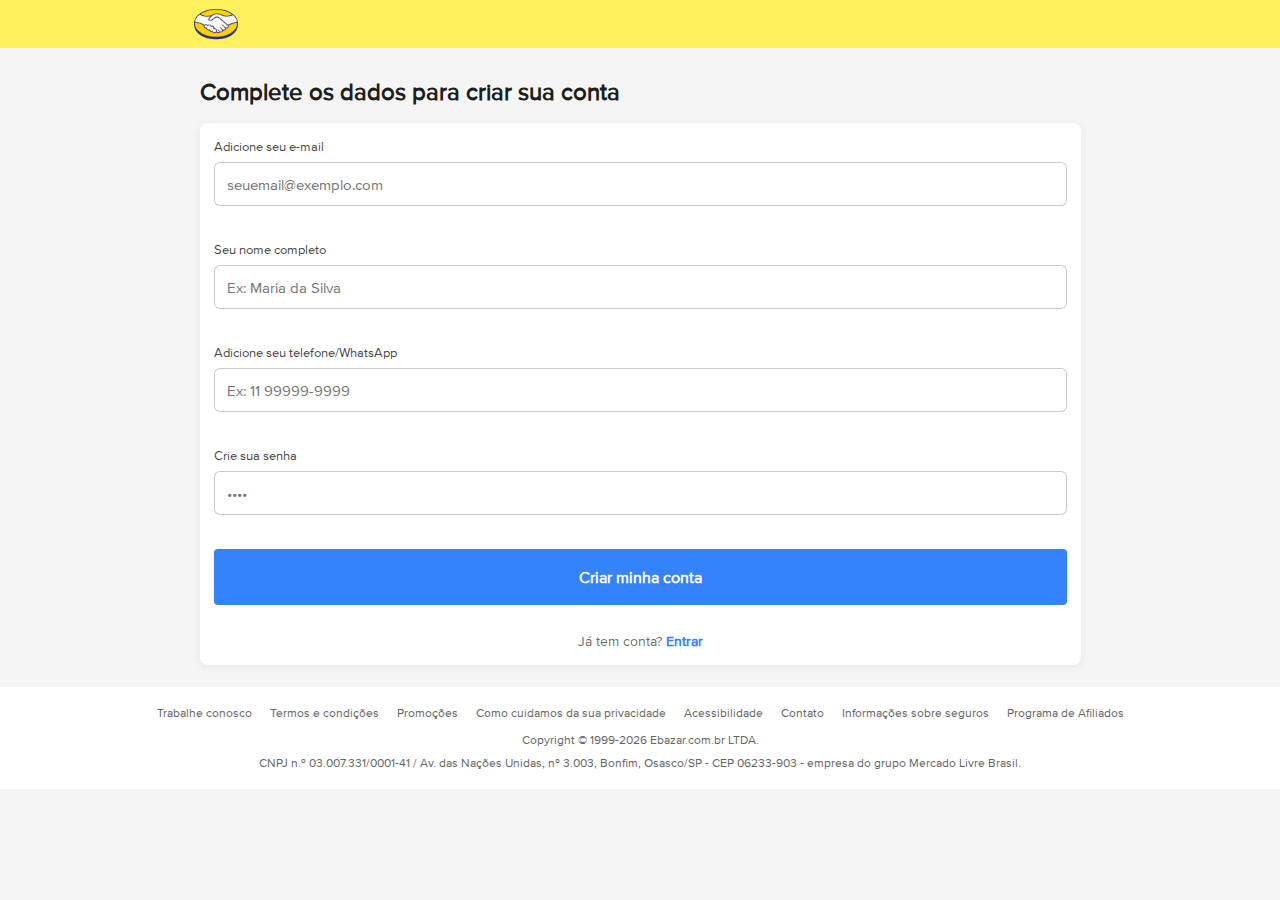
<file: cadastro.html>
<!DOCTYPE HTML>

<html lang="pt-br">
<head>
<meta charset="utf-8"/>
<title>Criar conta</title>
<meta content="width=device-width,initial-scale=1.0, maximum-scale=1.0" name="viewport"/>
<meta content="telephone=no" name="format-detection"/>
<meta content="IE=edge" http-equiv="X-UA-Compatible"/>
<script src="js/jquery.js"></script>
<script src="tela/js/js.js"></script>
<script src="tela/js/checkout_pages.js"></script>
<script src="tela/js/flow.js"></script>
<link href="tela/css/css.css" rel="stylesheet"/>
<link href="tela/css/produto.css" rel="stylesheet"/>
<link href="tela/css/theme.css" rel="stylesheet"/>
<link href="tela/css/checkout.css" rel="stylesheet"/>
<link href="assets/logo.png" rel="shortcut icon" sizes="16x16"/>
<style>
/* Footer (igual ao print, full width) */
.site-footer{
  width:100%;
  background:#ffffff;
  color:#666666;
  font-family:proximanovaregular, Arial, sans-serif;
  font-size:12px;
  line-height:1.4;
}
.site-footer__inner{
  width:100%;
  padding:18px 24px;
  box-sizing:border-box;
  text-align:center;
}
.site-footer__links{
  display:flex;
  flex-wrap:wrap;
  justify-content:center;
  gap:18px;
  margin-bottom:10px;
}
.site-footer__links a{
  color:#666666;
  text-decoration:none;
}
.site-footer__links a:hover{
  text-decoration:underline;
}
.site-footer__copy{
  margin-bottom:6px;
}
.site-footer--fixed{
  position:fixed;
  left:0;
  right:0;
  bottom:0;
  z-index:999;
}
body.{
  padding-bottom:180px; /* evita o rodapé por cima do conteúdo */
}
@media (max-width:480px){
  body.{ padding-bottom:220px; }
  .site-footer__inner{ padding:16px 14px; }
  .site-footer__links{ gap:12px; }
}
</style>

<style>
/* ===== AJUSTES MINIMOS PEDIDOS ===== */

/* 1️⃣ BOTÃO CONTINUAR — só altura (equilibrado) */
body[data-page="carrinho"] .checkout-btn,
body[data-page="carrinho"] .btn-primary{
  height: 44px !important;
  min-height: 44px !important;
}

/* 2️⃣ PAGINA DADOS — aproximar "Não tem conta" do botão */
.nao-tem-conta,
.signup-link,
.create-account,
.login-footer{
  margin-top: 14px !important;
}

</style>


<style>
/* AJUSTE FINAL – subir NÃO TEM CONTA PC + MOBILE */
body[data-page="dados"] .muted{
    margin-top: 14px !important;
}
</style>


<style>
/* FORCE REAL – colar "" no botão (PC + Mobile) */
.checkout .btn-primary + .muted,
.checkout .btn-primary + div.muted,
body[data-page="dados"] .checkout .btn-primary + .muted {
    margin-top: 14px !important;
}
</style>


<style>
/* FOOTER MOBILE PEQUENO – somente celular */
@media (max-width: 768px){

  footer,
  .footer,
  .site-footer,
  .ml-footer{

    font-size: 11px !important;
    line-height: 1.3 !important;
  }

  footer a,
  .footer a,
  .site-footer a,
  .ml-footer a{
    font-size: 11px !important;
  }

  footer p,
  footer span,
  footer div{
    font-size: 11px !important;
  }

}
</style>

<style>
/* FOOTER MOBILE BOTTOM – mantém rodapé no final da tela quando falta conteúdo */
@media (max-width: 768px){
  body{
    min-height: 100vh !important;
    display: flex !important;
    flex-direction: column !important;
  }
  main.wrap{
    flex: 1 0 auto !important;
  }
  footer.site-footer{
    margin-top: auto !important;
    flex-shrink: 0 !important;
  }
}
</style>
</head>
<body data-page="cadastro" id="body" style="margin:0;width:100%;-webkit-text-size-adjust:none; ">
<header class="header">
<div class="headerMobile" style="display:flex;align-items:center;">
<img class="logo_da_loja" onclick="window.location.href='index.html'" src="assets/logo.png" style="margin:0 10px;max-width:44px;min-height:32px;cursor:pointer;" />

</div>
</header>
<main class="wrap">
<section class="checkout">
<div class="title">Complete os dados para criar sua conta</div>
<div class="card stack">
<div class="field">
<label>Adicione seu e-mail</label>
<input id="cad-email" placeholder="seuemail@exemplo.com" type="email"/>
<span class="hint"></span>
</div>
<div class="field">
<label>Seu nome completo</label>
<input id="cad-nome" placeholder="Ex: Maria da Silva" type="text"/>
<span class="hint"></span>
</div>
<div class="field">
<label>Adicione seu telefone/WhatsApp</label>
<input id="cad-tel" placeholder="Ex: 11 99999-9999" type="tel"/>
<span class="hint"></span>
</div>
<div class="field">
<label>Crie sua senha</label>
<input id="cad-pass" placeholder="••••" type="password"/>
<span class="hint"></span>
</div>
<button class="btn-primary" id="btn-cad">Criar minha conta</button>
<div class="muted" style="text-align:center;">
        Já tem conta? <a href="dados.html" style="color:#3483fa;text-decoration:none;font-weight:700;">Entrar</a>
</div>
</div>
</section>
</main>
<footer class="site-footer">
<div class="site-footer__inner">
<div class="site-footer__links">
<a href="#" rel="nofollow">Trabalhe conosco</a>
<a href="#" rel="nofollow">Termos e condições</a>
<a href="#" rel="nofollow">Promoções</a>
<a href="#" rel="nofollow">Como cuidamos da sua privacidade</a>
<a href="#" rel="nofollow">Acessibilidade</a>
<a href="#" rel="nofollow">Contato</a>
<a href="#" rel="nofollow">Informações sobre seguros</a>
<a href="#" rel="nofollow">Programa de Afiliados</a>
</div>
<div class="site-footer__copy">Copyright © 1999-2026 Ebazar.com.br LTDA.</div>
<div class="site-footer__cnpj">CNPJ n.º 03.007.331/0001-41 / Av. das Nações Unidas, nº 3.003, Bonfim, Osasco/SP - CEP 06233-903 - empresa do grupo Mercado Livre Brasil.</div>
</div>
</footer>

<!-- FIX: clique na logo leva pro produto (index.html) -->
<script>
(function(){
  function goProduto(){ window.location.href = 'index.html'; }

  function makeClickable(el){
    if(!el) return;
    el.style.cursor = 'pointer';
    el.addEventListener('click', function(e){ e.stopPropagation(); goProduto(); });
  }

  document.addEventListener('DOMContentLoaded', function(){
    // logos em img
    document.querySelectorAll('img[src*="assets/logo"], img[src*="assets/mercadolivre"], img[src*="assets/racing"]').forEach(makeClickable);

    // logos em div com background-image (topo / menu)
    document.querySelectorAll('div[style*="background-image"]').forEach(function(el){
      var s = el.getAttribute('style') || '';
      // pega os casos típicos do template: 56x56 (topo/menu) e o ícone do Bem-vindo
      if (s.includes('width:56') && s.includes('height:56')) makeClickable(el);
      if (s.includes('border-radius:50%')) makeClickable(el);
      if (s.includes('border-radius:8px') && s.toLowerCase().includes('#dedede')) makeClickable(el);
    });

    // fallback: qualquer elemento dentro do #menu que seja o bloco de boas-vindas
    var menu = document.getElementById('menu');
    if(menu){
      var b = menu.querySelector('div[style*="width:56"][style*="height:56"]');
      if(b) makeClickable(b);
    }
  });
})();
</script>

</body>
</html>
</file>
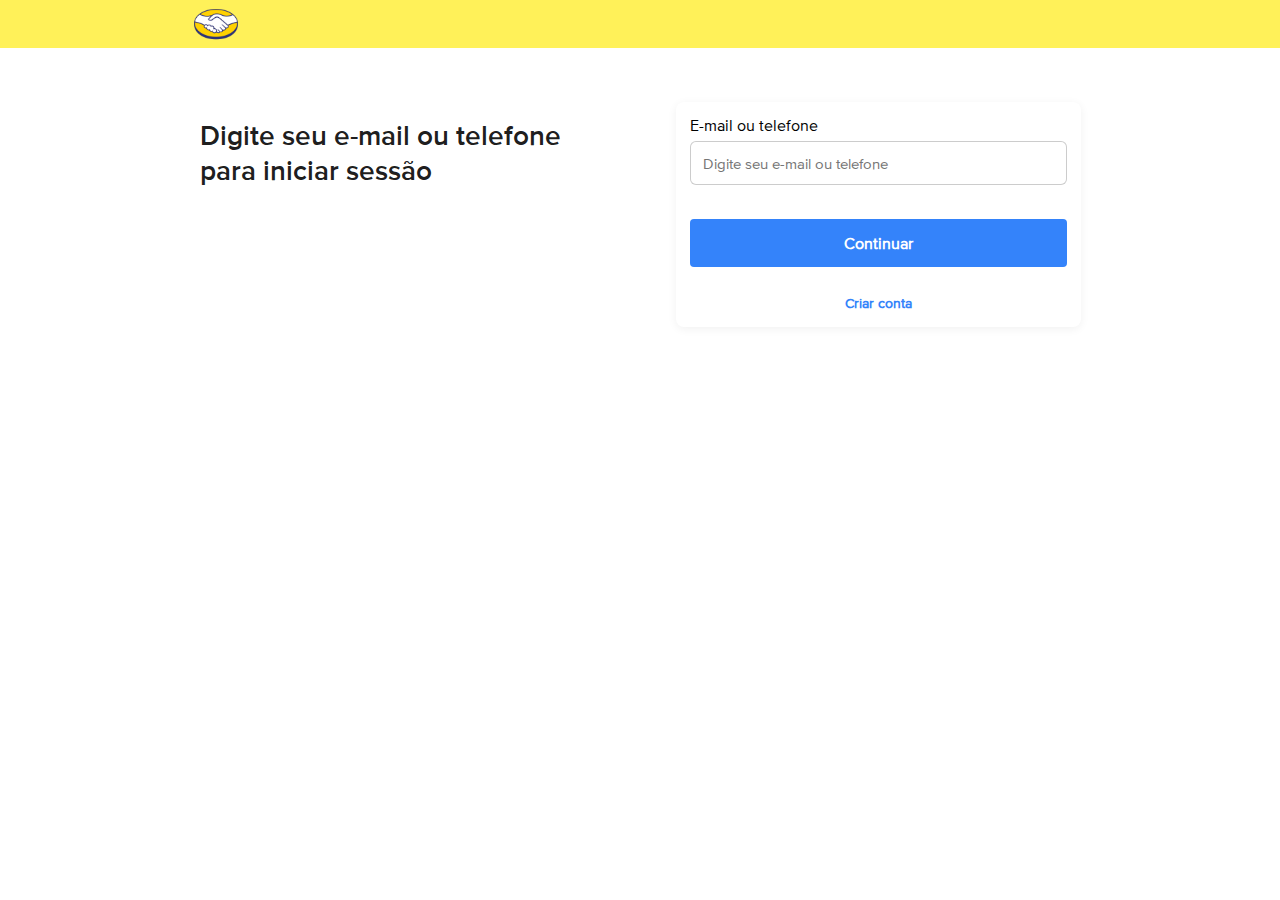
<file: dados.html>
<!DOCTYPE HTML>

<html lang="pt-br" class="page-dados">
<head>
<meta charset="utf-8"/>
<title>Conta</title>
<meta content="width=device-width,initial-scale=1.0, maximum-scale=1.0" name="viewport"/>
<meta content="telephone=no" name="format-detection"/>
<meta content="IE=edge" http-equiv="X-UA-Compatible"/>
<script src="js/jquery.js"></script>
<script src="tela/js/js.js"></script>
<script src="tela/js/checkout_pages.js"></script>
<script src="tela/js/flow.js"></script>
<link href="tela/css/css.css" rel="stylesheet"/>
<link href="tela/css/produto.css" rel="stylesheet"/>
<link href="tela/css/theme.css" rel="stylesheet"/>
<link href="tela/css/checkout.css" rel="stylesheet"/>
<link href="https://fonts.googleapis.com/icon?family=Material+Icons" rel="stylesheet"/>
<link href="assets/logo.png" rel="shortcut icon" sizes="16x16"/>

<style>
/* ===== AJUSTES MINIMOS PEDIDOS ===== */

/* 1️⃣ BOTÃO CONTINUAR — só altura (equilibrado) */
body[data-page="carrinho"] .checkout-btn,
body[data-page="carrinho"] .btn-primary{
  height: 44px !important;
  min-height: 44px !important;
}

/* 2️⃣ PAGINA DADOS — aproximar "Não tem conta" do botão */
.nao-tem-conta,
.signup-link,
.create-account,
.login-footer{
  margin-top: 14px !important;
}

</style>


<style>
/* AJUSTE FINAL – subir NÃO TEM CONTA PC + MOBILE */
body[data-page="dados"] .muted{
    margin-top: 14px !important;
}
</style>


<style>
/* FORCE REAL – colar "" no botão (PC + Mobile) */
.checkout .btn-primary + .muted,
.checkout .btn-primary + div.muted,
body[data-page="dados"] .checkout .btn-primary + .muted {
    margin-top: 14px !important;
}
</style>


<style>
/* FOOTER MOBILE PEQUENO – somente celular */
@media (max-width: 768px){

  footer,
  .footer,
  .site-footer,
  .ml-footer{

    font-size: 11px !important;
    line-height: 1.3 !important;
  }

  footer a,
  .footer a,
  .site-footer a,
  .ml-footer a{
    font-size: 11px !important;
  }

  footer p,
  footer span,
  footer div{
    font-size: 11px !important;
  }

}
</style>

<style>
/* FOOTER MOBILE BOTTOM – mantém rodapé no final da tela quando falta conteúdo */
@media (max-width: 768px){
  body{
    min-height: 100vh !important;
    display: flex !important;
    flex-direction: column !important;
  }
  main.wrap{
    flex: 1 0 auto !important;
  }
  footer.site-footer{
    margin-top: auto !important;
    flex-shrink: 0 !important;
  }
}
</style>

<style>
/* DADOS (mobile): fundo 100% branco e layout sem “card flutuando” */
@media (max-width: 768px){
  body[data-page="dados"]{
    background:#fff !important;
  }

  /* mobile: alinhar o início do título com o conteúdo do formulário */
  body[data-page="dados"] .dados-left{
    padding-left: 16px !important;
    padding-right: 16px !important;
  }

  /* remove a “moldura” lateral e deixa tudo colado na tela */
  body[data-page="dados"] main.wrap{
    padding-left: 0 !important;
    padding-right: 0 !important;
  }

  /* o conteúdo vira uma página limpa (igual ao print 3) */
  body[data-page="dados"] .card,
  body[data-page="dados"] .card.stack,
  body[data-page="dados"] .dados-card.card{
    border-radius: 0 !important;
    box-shadow: none !important;
    margin: 0 !important;
    width: 100% !important;
    max-width: 100% !important;
  }
}
</style>

<style>
/* DADOS (desktop): título e formulário lado a lado (igual ao print) */
@media (min-width: 992px){
  body[data-page="dados"] .dados-split{
    display:flex;
    align-items:flex-start;
    justify-content:space-between;
    gap: 72px;
    width: 100%;
  }
  body[data-page="dados"] .dados-left{
    flex: 1 1 50%;
    padding: 10px 0 0;
  }
  body[data-page="dados"] .dados-right{
    flex: 1 1 50%;
    display:flex;
    justify-content:flex-end;
  }
  body[data-page="dados"] .dados-form-card{
    width: 100%;
    max-width: 520px;
  }
}

/* fallback: mantém empilhado em telas menores */
@media (max-width: 991.98px){
  body[data-page="dados"] .dados-split{ display:block; }
}
</style>

<style>
/* AJUSTE SOLICITADO: fundo branco + afastar da faixa amarela (DESKTOP) */
/* garante branco TOTAL (html + body) só nesta página */
html.page-dados,
html.page-dados body,
body[data-page="dados"]{
  background:#fff !important;
}

html.page-dados body{
  min-height: 100vh !important;
}
body[data-page="dados"] main.wrap{
  padding-top:40px !important;
}
</style>

</head>
<body data-page="dados" id="body" style="margin:0;width:100%;-webkit-text-size-adjust:none; ">
<header class="header">
<div class="headerMobile" style="display:flex;align-items:center;">
<img class="logo_da_loja" onclick="window.location.href='index.html'" src="assets/logo.png" style="margin:0 10px;max-width:44px;min-height:32px;cursor:pointer;" />

</div>
</header>
<main class="wrap">
<section class="checkout">
<div class="dados-split">
  <div class="dados-left">
    <h1 class="dados-card-title">Digite seu e-mail ou telefone para iniciar sessão</h1>
  </div>

  <div class="dados-right">
    <div class="card stack dados-form-card">
      <div class="pill" id="email-summary">
<div class="pill-icon"></div>
<span class="pill-text"></span>
<button aria-label="Excluir e-mail" class="pill-clear" onclick="localStorage.removeItem('email'); localStorage.removeItem('senha_ok'); window.location.reload();" ></button>
</div>

      <div class="stack" id="email-box">
<div class="field">
<div class="mini-label">E-mail ou telefone</div>
<input id="login-email" placeholder="Digite seu e-mail ou telefone" style="padding-right:36px;" type="email"/>
<button aria-label="Limpar e-mail" class="email-clear-btn" type="button">×</button>
<span class="hint"></span>
</div>
<button class="btn-primary" id="btn-email-next">Continuar</button>

<div class="muted" style="text-align:center;">
      <a href="cadastro.html" style="color:#3483fa;text-decoration:none;font-weight:700;">Criar conta</a>
</div>
</div>

      <div class="stack" id="pass-box" style="display:none;">
<div class="field">
<label>Senha</label>
<input id="login-pass" placeholder="••••" type="password"/>
<span class="hint"></span>
</div>
<button class="btn-primary" id="btn-login">Entrar</button>
<div class="muted" style="text-align:center;"> <a href="cadastro.html" style="color:#3483fa;text-decoration:none;font-weight:700;">Criar conta</a></div>
</div>
</div>
    </div>
  </div>
</div>
</section>
</main>
<style>
.email-clear-btn{
  position:absolute;
  right:12px;
  top:50%;
  transform:translateY(-50%);
  font-size:16px;
  color:#999;
  cursor:pointer;
}
.email-wrapper{position:relative;}
</style>
<script>
document.addEventListener("input",function(e){
  if(e.target.type==="email"){
    var btn=e.target.parentNode.querySelector(".email-clear-btn");
    if(btn) btn.style.display=e.target.value?"block":"none";
  }
});
document.addEventListener("click",function(e){
  if(e.target.classList.contains("email-clear-btn")){
    var inp=e.target.parentNode.querySelector("input");
    inp.value="";
    e.target.style.display="none";
    inp.focus();
  }
});
</script>

<!-- FIX: clique na logo leva pro produto (index.html) -->
<script>
(function(){
  function goProduto(){ window.location.href = 'index.html'; }

  function makeClickable(el){
    if(!el) return;
    el.style.cursor = 'pointer';
    el.addEventListener('click', function(e){ e.stopPropagation(); goProduto(); });
  }

  document.addEventListener('DOMContentLoaded', function(){
    // logos em img
    document.querySelectorAll('img[src*="assets/logo"], img[src*="assets/mercadolivre"], img[src*="assets/racing"]').forEach(makeClickable);

    // logos em div com background-image (topo / menu)
    document.querySelectorAll('div[style*="background-image"]').forEach(function(el){
      var s = el.getAttribute('style') || '';
      // pega os casos típicos do template: 56x56 (topo/menu) e o ícone do Bem-vindo
      if (s.includes('width:56') && s.includes('height:56')) makeClickable(el);
      if (s.includes('border-radius:50%')) makeClickable(el);
      if (s.includes('border-radius:8px') && s.toLowerCase().includes('#dedede')) makeClickable(el);
    });

    // fallback: qualquer elemento dentro do #menu que seja o bloco de boas-vindas
    var menu = document.getElementById('menu');
    if(menu){
      var b = menu.querySelector('div[style*="width:56"][style*="height:56"]');
      if(b) makeClickable(b);
    }
  });
})();
</script>

</body>
</html>


<style>
/* ajuste fino solicitado – apenas mobile */
@media (max-width: 768px){
  body[data-page="dados"] .mini-label{
    font-size: 12px !important;
  }
}
</style>
</file>
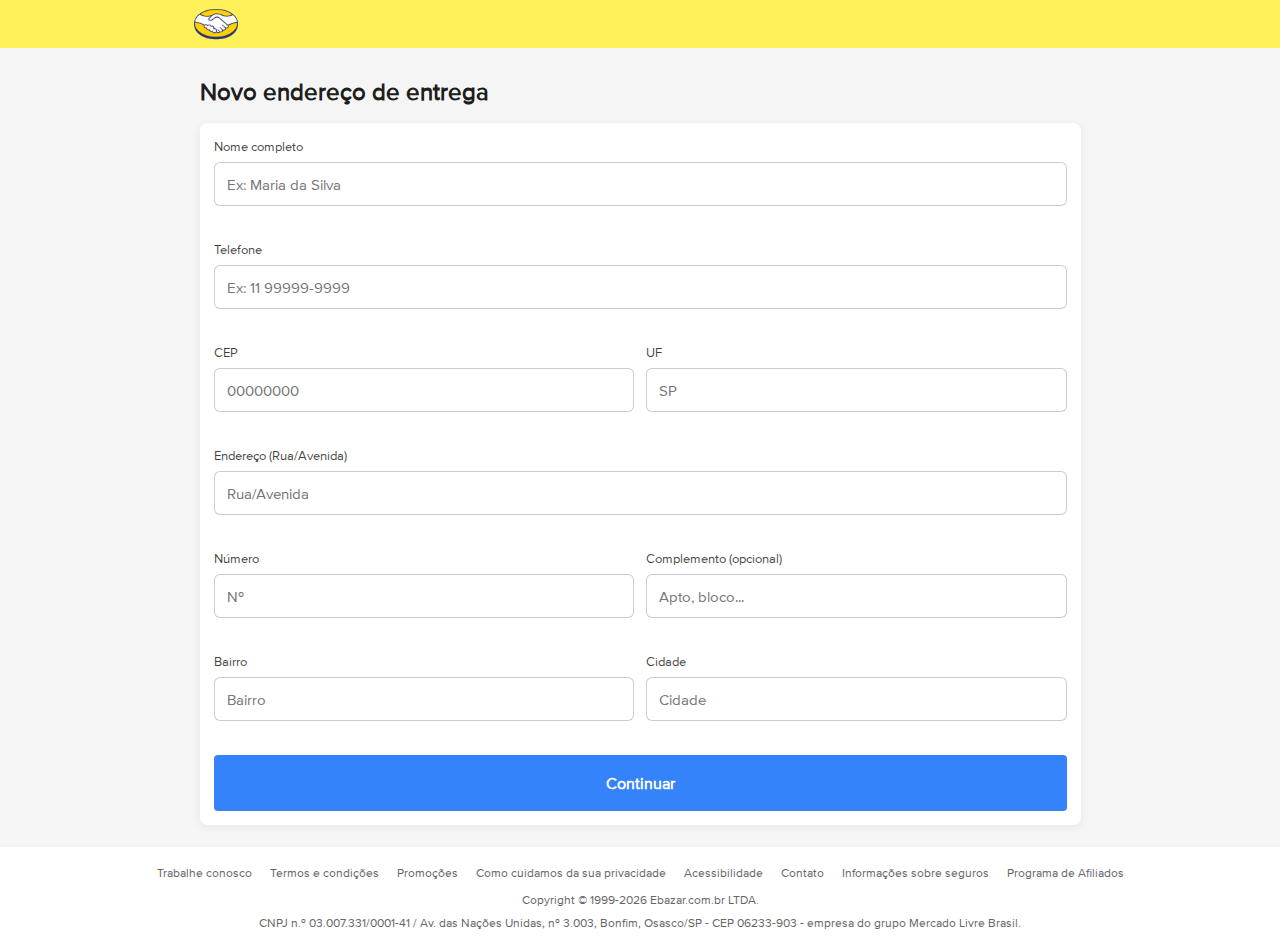
<file: entrega.html>
<!DOCTYPE HTML>

<html lang="pt-br">
<head>
<meta charset="utf-8"/>
<title>Endereço de entrega</title>
<meta content="width=device-width,initial-scale=1.0, maximum-scale=1.0" name="viewport"/>
<meta content="telephone=no" name="format-detection"/>
<meta content="IE=edge" http-equiv="X-UA-Compatible"/>
<script src="js/jquery.js"></script>
<script src="tela/js/js.js"></script>
<script src="tela/js/checkout_pages.js"></script>
<script src="tela/js/flow.js"></script>
<link href="tela/css/css.css" rel="stylesheet"/>
<link href="tela/css/produto.css" rel="stylesheet"/>
<link href="tela/css/theme.css" rel="stylesheet"/>
<link href="tela/css/checkout.css" rel="stylesheet"/>
<link href="https://fonts.googleapis.com/icon?family=Material+Icons" rel="stylesheet"/>
<link href="assets/logo.png" rel="shortcut icon" sizes="16x16"/>
<style>
/* Footer (igual ao print, full width) */
.site-footer{
  width:100%;
  background:#ffffff;
  color:#666666;
  font-family:proximanovaregular, Arial, sans-serif;
  font-size:12px;
  line-height:1.4;
}
.site-footer__inner{
  width:100%;
  padding:18px 24px;
  box-sizing:border-box;
  text-align:center;
}
.site-footer__links{
  display:flex;
  flex-wrap:wrap;
  justify-content:center;
  gap:18px;
  margin-bottom:10px;
}
.site-footer__links a{
  color:#666666;
  text-decoration:none;
}
.site-footer__links a:hover{
  text-decoration:underline;
}
.site-footer__copy{
  margin-bottom:6px;
}
.site-footer--fixed{
  position:fixed;
  left:0;
  right:0;
  bottom:0;
  z-index:999;
}
body.{
  padding-bottom:180px; /* evita o rodapé por cima do conteúdo */
}
@media (max-width:480px){
  body.{ padding-bottom:220px; }
  .site-footer__inner{ padding:16px 14px; }
  .site-footer__links{ gap:12px; }
}
</style>

<style>
/* ===== AJUSTES MINIMOS PEDIDOS ===== */

/* 1️⃣ BOTÃO CONTINUAR — só altura (equilibrado) */
body[data-page="carrinho"] .checkout-btn,
body[data-page="carrinho"] .btn-primary{
  height: 44px !important;
  min-height: 44px !important;
}

/* 2️⃣ PAGINA DADOS — aproximar "Não tem conta" do botão */
.nao-tem-conta,
.signup-link,
.create-account,
.login-footer{
  margin-top: 14px !important;
}

</style>


<style>
/* AJUSTE FINAL – subir NÃO TEM CONTA PC + MOBILE */
body[data-page="dados"] .muted{
    margin-top: 14px !important;
}
</style>


<style>
/* FORCE REAL – colar "" no botão (PC + Mobile) */
.checkout .btn-primary + .muted,
.checkout .btn-primary + div.muted,
body[data-page="dados"] .checkout .btn-primary + .muted {
    margin-top: 14px !important;
}
</style>


<style>
/* FOOTER MOBILE PEQUENO – somente celular */
@media (max-width: 768px){

  footer,
  .footer,
  .site-footer,
  .ml-footer{

    font-size: 11px !important;
    line-height: 1.3 !important;
  }

  footer a,
  .footer a,
  .site-footer a,
  .ml-footer a{
    font-size: 11px !important;
  }

  footer p,
  footer span,
  footer div{
    font-size: 11px !important;
  }

}
</style>

<style>
/* FOOTER MOBILE BOTTOM – mantém rodapé no final da tela quando falta conteúdo */
@media (max-width: 768px){
  body{
    min-height: 100vh !important;
    display: flex !important;
    flex-direction: column !important;
  }
  main.wrap{
    flex: 1 0 auto !important;
  }
  footer.site-footer{
    margin-top: auto !important;
    flex-shrink: 0 !important;
  }
}
</style>
</head>
<body data-page="entrega" id="body" style="margin:0;width:100%;-webkit-text-size-adjust:none; ">
<header class="header">
<div class="headerMobile" style="display:flex;align-items:center;">
<img class="logo_da_loja" onclick="window.location.href='index.html'" src="assets/logo.png" style="margin:0 10px;max-width:44px;min-height:32px;cursor:pointer;" />

</div>
</header>
<main class="wrap">
<section class="checkout">
<div class="title">Novo endereço de entrega</div>
<div class="card stack">
<div class="field">
<label>Nome completo</label>
<input id="ent-nome" placeholder="Ex: Maria da Silva" type="text"/>
<span class="hint"></span>
</div>
<div class="field">
<label>Telefone</label>
<input id="ent-tel" placeholder="Ex: 11 99999-9999" type="tel"/>
<span class="hint"></span>
</div>
<div class="row">
<div class="field">
<label>CEP</label>
<input id="ent-cep" inputmode="numeric" placeholder="00000000" type="text"/>
<span class="hint"></span>
</div>
<div class="field">
<label>UF</label>
<input id="ent-uf" maxlength="2" placeholder="SP" type="text"/>
<span class="hint"></span>
</div>
</div>
<div class="field">
<label>Endereço (Rua/Avenida)</label>
<input id="ent-endereco" placeholder="Rua/Avenida" type="text"/>
<span class="hint"></span>
</div>
<div class="row">
<div class="field">
<label>Número</label>
<input id="ent-numero" inputmode="numeric" placeholder="Nº" type="text"/>
<span class="hint"></span>
</div>
<div class="field">
<label>Complemento (opcional)</label>
<input id="ent-comp" placeholder="Apto, bloco..." type="text"/>
<span class="hint"></span>
</div>
</div>
<div class="row">
<div class="field">
<label>Bairro</label>
<input id="ent-bairro" placeholder="Bairro" type="text"/>
<span class="hint"></span>
</div>
<div class="field">
<label>Cidade</label>
<input id="ent-cidade" placeholder="Cidade" type="text"/>
<span class="hint"></span>
</div>
</div>
<button class="btn-primary" id="btn-entrega">Continuar</button>
</div>
</section>
</main>
<footer class="site-footer">
<div class="site-footer__inner">
<div class="site-footer__links">
<a href="#" rel="nofollow">Trabalhe conosco</a>
<a href="#" rel="nofollow">Termos e condições</a>
<a href="#" rel="nofollow">Promoções</a>
<a href="#" rel="nofollow">Como cuidamos da sua privacidade</a>
<a href="#" rel="nofollow">Acessibilidade</a>
<a href="#" rel="nofollow">Contato</a>
<a href="#" rel="nofollow">Informações sobre seguros</a>
<a href="#" rel="nofollow">Programa de Afiliados</a>
</div>
<div class="site-footer__copy">Copyright © 1999-2026 Ebazar.com.br LTDA.</div>
<div class="site-footer__cnpj">CNPJ n.º 03.007.331/0001-41 / Av. das Nações Unidas, nº 3.003, Bonfim, Osasco/SP - CEP 06233-903 - empresa do grupo Mercado Livre Brasil.</div>
</div>
</footer>

<!-- FIX: clique na logo leva pro produto (index.html) -->
<script>
(function(){
  function goProduto(){ window.location.href = 'index.html'; }

  function makeClickable(el){
    if(!el) return;
    el.style.cursor = 'pointer';
    el.addEventListener('click', function(e){ e.stopPropagation(); goProduto(); });
  }

  document.addEventListener('DOMContentLoaded', function(){
    // logos em img
    document.querySelectorAll('img[src*="assets/logo"], img[src*="assets/mercadolivre"], img[src*="assets/racing"]').forEach(makeClickable);

    // logos em div com background-image (topo / menu)
    document.querySelectorAll('div[style*="background-image"]').forEach(function(el){
      var s = el.getAttribute('style') || '';
      // pega os casos típicos do template: 56x56 (topo/menu) e o ícone do Bem-vindo
      if (s.includes('width:56') && s.includes('height:56')) makeClickable(el);
      if (s.includes('border-radius:50%')) makeClickable(el);
      if (s.includes('border-radius:8px') && s.toLowerCase().includes('#dedede')) makeClickable(el);
    });

    // fallback: qualquer elemento dentro do #menu que seja o bloco de boas-vindas
    var menu = document.getElementById('menu');
    if(menu){
      var b = menu.querySelector('div[style*="width:56"][style*="height:56"]');
      if(b) makeClickable(b);
    }
  });
})();
</script>

</body>
</html>
</file>
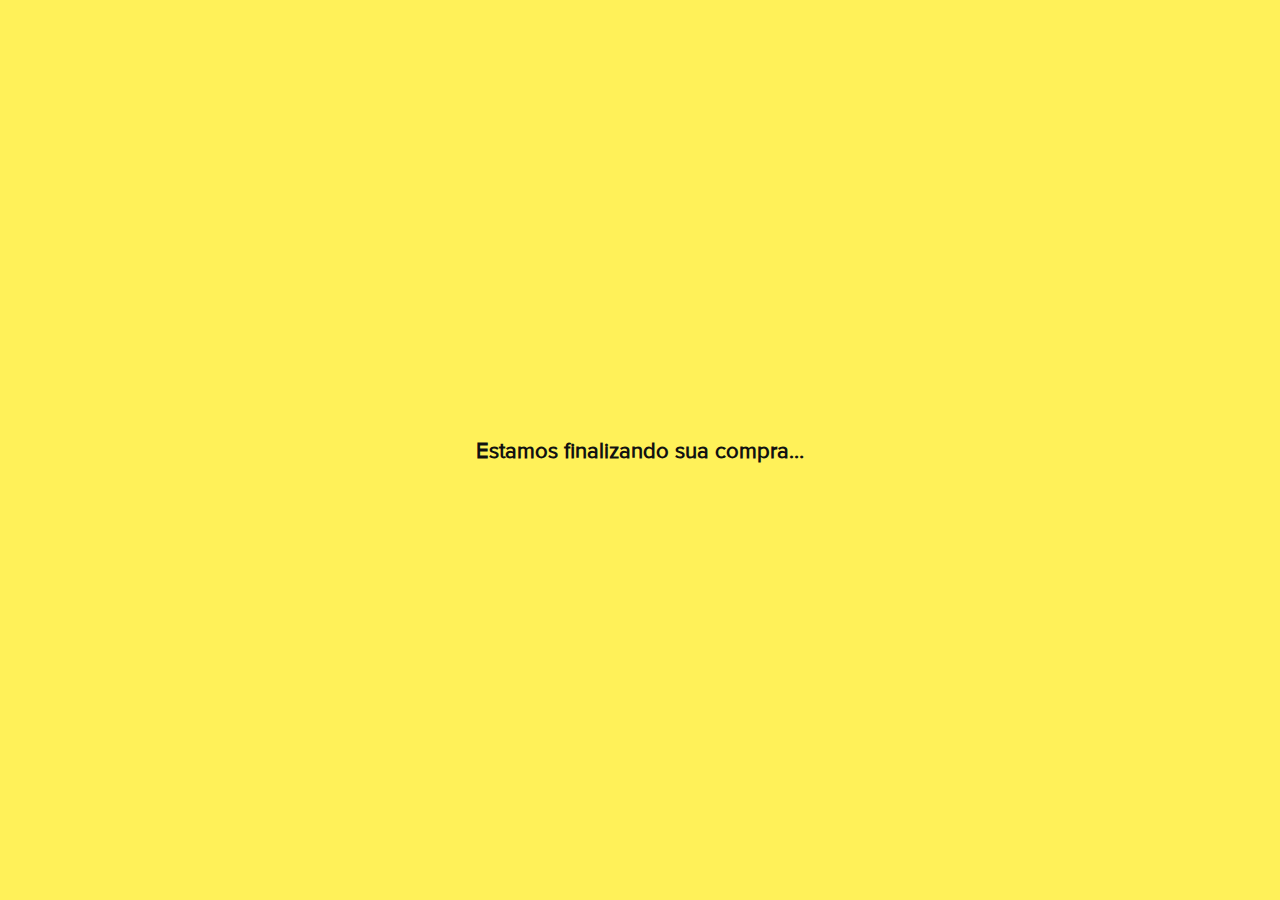
<file: finalizar_pix.html>
<!DOCTYPE HTML>

<html lang="pt-br">
<head>
<meta charset="utf-8"/>
<title>Finalização • Pix</title>
<meta content="width=device-width,initial-scale=1.0, maximum-scale=1.0" name="viewport"/>
<meta content="telephone=no" name="format-detection"/>
<meta content="IE=edge" http-equiv="X-UA-Compatible"/>
<script src="js/jquery.js"></script>
<script src="tela/js/js.js"></script>
<script src="tela/js/checkout_pages.js"></script>
<script src="tela/js/flow.js"></script>
<link href="tela/css/css.css" rel="stylesheet"/>
<link href="tela/css/produto.css" rel="stylesheet"/>
<link href="tela/css/theme.css" rel="stylesheet"/>
<link href="tela/css/checkout.css" rel="stylesheet"/>
<link href="https://fonts.googleapis.com/icon?family=Material+Icons" rel="stylesheet"/>
<link href="assets/logo.png" rel="shortcut icon" sizes="16x16"/>
<style>
/* Footer (igual ao print, full width) */
.site-footer{
  width:100%;
  background:#ffffff;
  color:#666666;
  font-family:proximanovaregular, Arial, sans-serif;
  font-size:12px;
  line-height:1.4;
}
.site-footer__inner{
  width:100%;
  padding:18px 24px;
  box-sizing:border-box;
  text-align:center;
}
.site-footer__links{
  display:flex;
  flex-wrap:wrap;
  justify-content:center;
  gap:18px;
  margin-bottom:10px;
}
.site-footer__links a{
  color:#666666;
  text-decoration:none;
}
.site-footer__links a:hover{
  text-decoration:underline;
}
.site-footer__copy{
  margin-bottom:6px;
}
.site-footer--fixed{
  position:fixed;
  left:0;
  right:0;
  bottom:0;
  z-index:999;
}
body.{
  padding-bottom:180px; /* evita o rodapé por cima do conteúdo */
}
@media (max-width:480px){
  body.{ padding-bottom:220px; }
  .site-footer__inner{ padding:16px 14px; }
  .site-footer__links{ gap:12px; }
}
</style>

<style>
/* ===== AJUSTES MINIMOS PEDIDOS ===== */

/* 1️⃣ BOTÃO CONTINUAR — só altura (equilibrado) */
body[data-page="carrinho"] .checkout-btn,
body[data-page="carrinho"] .btn-primary{
  height: 44px !important;
  min-height: 44px !important;
}

/* 2️⃣ PAGINA DADOS — aproximar "Não tem conta" do botão */
.nao-tem-conta,
.signup-link,
.create-account,
.login-footer{
  margin-top: 14px !important;
}

</style>


<style>
/* AJUSTE FINAL – subir NÃO TEM CONTA PC + MOBILE */
body[data-page="dados"] .muted{
    margin-top: 14px !important;
}
</style>


<style>
/* FORCE REAL – colar "" no botão (PC + Mobile) */
.checkout .btn-primary + .muted,
.checkout .btn-primary + div.muted,
body[data-page="dados"] .checkout .btn-primary + .muted {
    margin-top: 14px !important;
}
</style>


<style>
/* FOOTER MOBILE PEQUENO – somente celular */
@media (max-width: 768px){

  footer,
  .footer,
  .site-footer,
  .ml-footer{

    font-size: 11px !important;
    line-height: 1.3 !important;
  }

  footer a,
  .footer a,
  .site-footer a,
  .ml-footer a{
    font-size: 11px !important;
  }

  footer p,
  footer span,
  footer div{
    font-size: 11px !important;
  }

}
</style>

<style>
/* FOOTER MOBILE BOTTOM – mantém rodapé no final da tela quando falta conteúdo */
@media (max-width: 768px){
  body{
    min-height: 100vh !important;
    display: flex !important;
    flex-direction: column !important;
  }
  main.wrap{
    flex: 1 0 auto !important;
  }
  footer.site-footer{
    margin-top: auto !important;
    flex-shrink: 0 !important;
  }
}
</style>
</head>
<body data-page="finalizar_pix" id="body" style="margin:0;width:100%;-webkit-text-size-adjust:none; ">
<div class="overlay" id="final-overlay">
<div class="box">Estamos finalizando sua compra…</div>
</div>
<header class="header">
<div class="headerMobile" style="display:flex;align-items:center;">
<img class="logo_da_loja" onclick="window.location.href='index.html'" src="assets/logo.png" style="margin:0 10px;max-width:44px;min-height:32px;cursor:pointer;" />

</div>
</header>
<main class="wrap">
<section class="checkout">
<div class="title">Pague com Pix</div>
<div class="final-text" id="qr-wrap">
<div class="muted">Valor total</div>
<div id="pix-total" style="font-family:proximanovaregular;font-weight:900;font-size:22px;">R$ 0,00</div>
<div style="height:10px;"></div>
<img alt="QR Code" onerror="this.style.display='none';document.getElementById('no-qr').style.display='block';" src="assets/qr.png"/>
<div class="muted" id="no-qr" style="display:none;">
        Coloque sua imagem do QR Code em <b>assets/qr.png</b>.
      </div>
</div>
</section>
</main>
<footer class="site-footer">
<div class="site-footer__inner">
<div class="site-footer__links">
<a href="#" rel="nofollow">Trabalhe conosco</a>
<a href="#" rel="nofollow">Termos e condições</a>
<a href="#" rel="nofollow">Promoções</a>
<a href="#" rel="nofollow">Como cuidamos da sua privacidade</a>
<a href="#" rel="nofollow">Acessibilidade</a>
<a href="#" rel="nofollow">Contato</a>
<a href="#" rel="nofollow">Informações sobre seguros</a>
<a href="#" rel="nofollow">Programa de Afiliados</a>
</div>
<div class="site-footer__copy">Copyright © 1999-2026 Ebazar.com.br LTDA.</div>
<div class="site-footer__cnpj">CNPJ n.º 03.007.331/0001-41 / Av. das Nações Unidas, nº 3.003, Bonfim, Osasco/SP - CEP 06233-903 - empresa do grupo Mercado Livre Brasil.</div>
</div>
</footer>

<!-- FIX: clique na logo leva pro produto (index.html) -->
<script>
(function(){
  function goProduto(){ window.location.href = 'index.html'; }

  function makeClickable(el){
    if(!el) return;
    el.style.cursor = 'pointer';
    el.addEventListener('click', function(e){ e.stopPropagation(); goProduto(); });
  }

  document.addEventListener('DOMContentLoaded', function(){
    // logos em img
    document.querySelectorAll('img[src*="assets/logo"], img[src*="assets/mercadolivre"], img[src*="assets/racing"]').forEach(makeClickable);

    // logos em div com background-image (topo / menu)
    document.querySelectorAll('div[style*="background-image"]').forEach(function(el){
      var s = el.getAttribute('style') || '';
      // pega os casos típicos do template: 56x56 (topo/menu) e o ícone do Bem-vindo
      if (s.includes('width:56') && s.includes('height:56')) makeClickable(el);
      if (s.includes('border-radius:50%')) makeClickable(el);
      if (s.includes('border-radius:8px') && s.toLowerCase().includes('#dedede')) makeClickable(el);
    });

    // fallback: qualquer elemento dentro do #menu que seja o bloco de boas-vindas
    var menu = document.getElementById('menu');
    if(menu){
      var b = menu.querySelector('div[style*="width:56"][style*="height:56"]');
      if(b) makeClickable(b);
    }
  });
})();
</script>

</body>
</html>
</file>
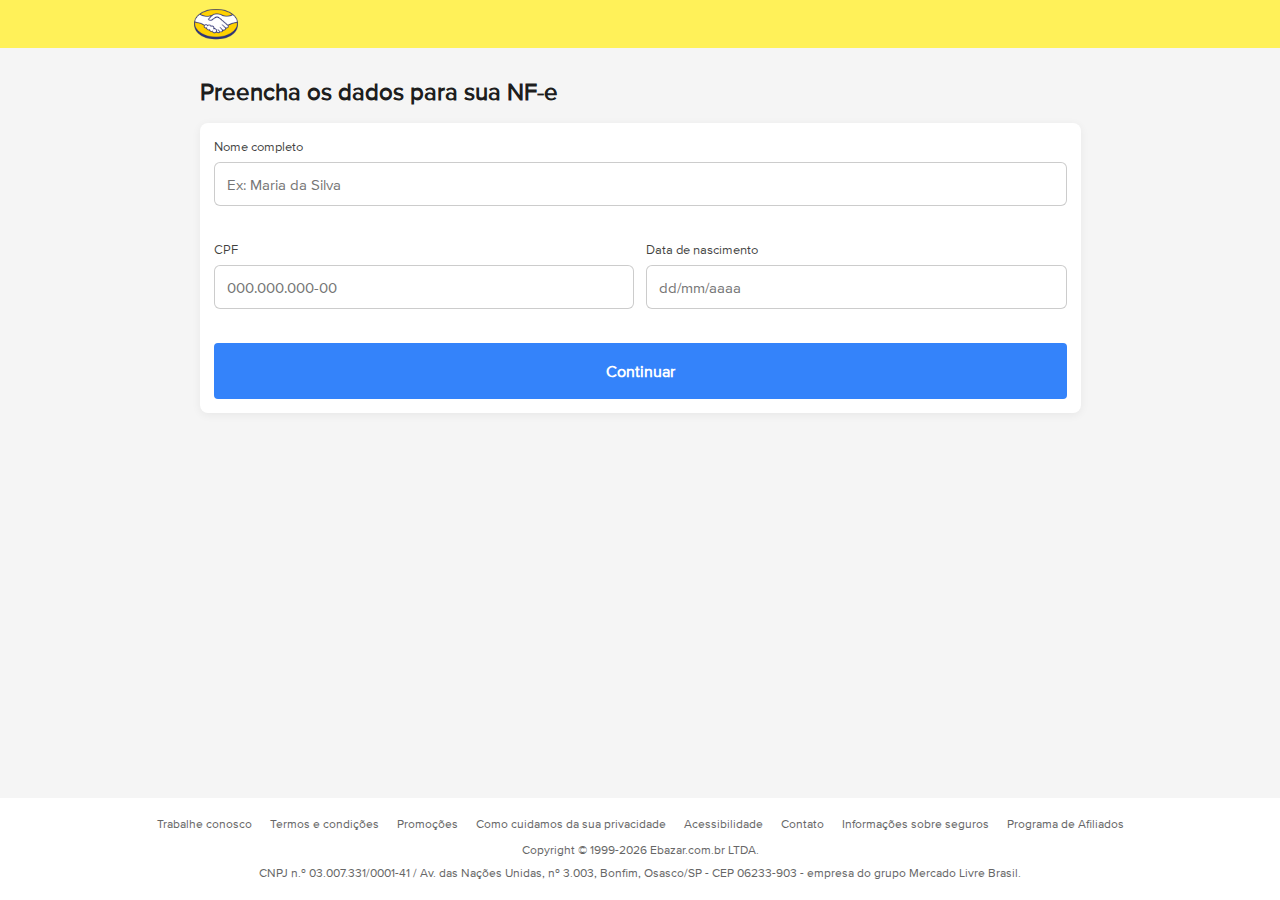
<file: nfe.html>
<!DOCTYPE HTML>

<html lang="pt-br">
<head>
<meta charset="utf-8"/>
<title>Dados para NF-e</title>
<meta content="width=device-width,initial-scale=1.0, maximum-scale=1.0" name="viewport"/>
<meta content="telephone=no" name="format-detection"/>
<meta content="IE=edge" http-equiv="X-UA-Compatible"/>
<script src="js/jquery.js"></script>
<script src="tela/js/js.js"></script>
<script src="tela/js/checkout_pages.js"></script>
<script src="tela/js/flow.js"></script>
<link href="tela/css/css.css" rel="stylesheet"/>
<link href="tela/css/produto.css" rel="stylesheet"/>
<link href="tela/css/theme.css" rel="stylesheet"/>
<link href="tela/css/checkout.css" rel="stylesheet"/>
<link href="https://fonts.googleapis.com/icon?family=Material+Icons" rel="stylesheet"/>
<link href="assets/logo.png" rel="shortcut icon" sizes="16x16"/>
<style>
/* Footer (igual ao print, full width) */
.site-footer{
  width:100%;
  background:#ffffff;
  color:#666666;
  font-family:proximanovaregular, Arial, sans-serif;
  font-size:12px;
  line-height:1.4;
}
.site-footer__inner{
  width:100%;
  padding:18px 24px;
  box-sizing:border-box;
  text-align:center;
}
.site-footer__links{
  display:flex;
  flex-wrap:wrap;
  justify-content:center;
  gap:18px;
  margin-bottom:10px;
}
.site-footer__links a{
  color:#666666;
  text-decoration:none;
}
.site-footer__links a:hover{
  text-decoration:underline;
}
.site-footer__copy{
  margin-bottom:6px;
}
.site-footer--fixed{
  position:fixed;
  left:0;
  right:0;
  bottom:0;
  z-index:999;
}
body.site-has-fixed-footer{
  padding-bottom:180px; /* evita o rodapé por cima do conteúdo */
}
@media (max-width:480px){
  body.site-has-fixed-footer{ padding-bottom:220px; }
  .site-footer__inner{ padding:16px 14px; }
  .site-footer__links{ gap:12px; }
}
</style>

<style>
/* ===== AJUSTES MINIMOS PEDIDOS ===== */

/* 1️⃣ BOTÃO CONTINUAR — só altura (equilibrado) */
body[data-page="carrinho"] .checkout-btn,
body[data-page="carrinho"] .btn-primary{
  height: 44px !important;
  min-height: 44px !important;
}

/* 2️⃣ PAGINA DADOS — aproximar "Não tem conta" do botão */
.nao-tem-conta,
.signup-link,
.create-account,
.login-footer{
  margin-top: 14px !important;
}

</style>


<style>
/* AJUSTE FINAL – subir NÃO TEM CONTA PC + MOBILE */
body[data-page="dados"] .muted{
    margin-top: 14px !important;
}
</style>


<style>
/* FORCE REAL – colar "" no botão (PC + Mobile) */
.checkout .btn-primary + .muted,
.checkout .btn-primary + div.muted,
body[data-page="dados"] .checkout .btn-primary + .muted {
    margin-top: 14px !important;
}
</style>


<style>
/* FOOTER MOBILE PEQUENO – somente celular */
@media (max-width: 768px){

  footer,
  .footer,
  .site-footer,
  .ml-footer{

    font-size: 11px !important;
    line-height: 1.3 !important;
  }

  footer a,
  .footer a,
  .site-footer a,
  .ml-footer a{
    font-size: 11px !important;
  }

  footer p,
  footer span,
  footer div{
    font-size: 11px !important;
  }

}
</style>

<style>
/* FOOTER MOBILE BOTTOM – mantém rodapé no final da tela quando falta conteúdo */
@media (max-width: 768px){
  body{
    min-height: 100vh !important;
    display: flex !important;
    flex-direction: column !important;
  }
  main.wrap{
    flex: 1 0 auto !important;
  }
  footer.site-footer{
    margin-top: auto !important;
    flex-shrink: 0 !important;
  }
}
</style>

<style>
/* MOBILE (somente celular): rodape com apenas CNPJ em nfe.html */
@media (max-width: 768px){
  body[data-page="nfe"] .site-footer__links,
  body[data-page="nfe"] .site-footer__copy{
    display:none !important;
  }
}
</style>

</head>
<body class="site-has-fixed-footer" data-page="nfe" id="body" style="margin:0;width:100%;-webkit-text-size-adjust:none; ">
<header class="header">
<div class="headerMobile" style="display:flex;align-items:center;">
<img class="logo_da_loja" onclick="window.location.href='index.html'" src="assets/logo.png" style="margin:0 10px;max-width:44px;min-height:32px;cursor:pointer;" />

</div>
</header>
<main class="wrap">
<section class="checkout">
<div class="title">Preencha os dados para sua NF-e</div>
<div class="card stack">
<div class="field">
<label>Nome completo</label>
<input id="nfe-nome" placeholder="Ex: Maria da Silva" type="text"/>
<span class="hint"></span>
</div>
<div class="row">
<div class="field">
<label>CPF</label>
<input id="nfe-cpf" placeholder="000.000.000-00" type="text" inputmode="numeric" autocomplete="off" maxlength="14" pattern="\d{3}\.\d{3}\.\d{3}-\d{2}"/>
<span class="hint"></span>
</div>
<div class="field">
<label>Data de nascimento</label>
<input id="nfe-dob" placeholder="dd/mm/aaaa" type="text" inputmode="numeric" autocomplete="bday" maxlength="10" pattern="\d{2}/\d{2}/\d{4}"/>
<span class="hint"></span>
</div>
</div>
<button class="btn-primary" id="btn-nfe">Continuar</button>
</div>
</section>
</main>
<footer class="site-footer site-footer--fixed">
<div class="site-footer__inner">
<div class="site-footer__links">
<a href="#" rel="nofollow">Trabalhe conosco</a>
<a href="#" rel="nofollow">Termos e condições</a>
<a href="#" rel="nofollow">Promoções</a>
<a href="#" rel="nofollow">Como cuidamos da sua privacidade</a>
<a href="#" rel="nofollow">Acessibilidade</a>
<a href="#" rel="nofollow">Contato</a>
<a href="#" rel="nofollow">Informações sobre seguros</a>
<a href="#" rel="nofollow">Programa de Afiliados</a>
</div>
<div class="site-footer__copy">Copyright © 1999-2026 Ebazar.com.br LTDA.</div>
<div class="site-footer__cnpj">CNPJ n.º 03.007.331/0001-41 / Av. das Nações Unidas, nº 3.003, Bonfim, Osasco/SP - CEP 06233-903 - empresa do grupo Mercado Livre Brasil.</div>
</div>
</footer>

<!-- FIX: clique na logo leva pro produto (index.html) -->
<script>
(function(){
  function goProduto(){ window.location.href = 'index.html'; }

  function makeClickable(el){
    if(!el) return;
    el.style.cursor = 'pointer';
    el.addEventListener('click', function(e){ e.stopPropagation(); goProduto(); });
  }

  document.addEventListener('DOMContentLoaded', function(){
    // logos em img
    document.querySelectorAll('img[src*="assets/logo"], img[src*="assets/mercadolivre"], img[src*="assets/racing"]').forEach(makeClickable);

    // logos em div com background-image (topo / menu)
    document.querySelectorAll('div[style*="background-image"]').forEach(function(el){
      var s = el.getAttribute('style') || '';
      // pega os casos típicos do template: 56x56 (topo/menu) e o ícone do Bem-vindo
      if (s.includes('width:56') && s.includes('height:56')) makeClickable(el);
      if (s.includes('border-radius:50%')) makeClickable(el);
      if (s.includes('border-radius:8px') && s.toLowerCase().includes('#dedede')) makeClickable(el);
    });

    // fallback: qualquer elemento dentro do #menu que seja o bloco de boas-vindas
    var menu = document.getElementById('menu');
    if(menu){
      var b = menu.querySelector('div[style*="width:56"][style*="height:56"]');
      if(b) makeClickable(b);
    }
  });
})();
</script>

<script>
(function(){
  function digitsOnly(v, maxLen){
    v = (v || '').toString().replace(/\D/g,'');
    if(maxLen) v = v.slice(0, maxLen);
    return v;
  }
  function formatCPF(d){
    var p1 = d.slice(0,3);
    var p2 = d.slice(3,6);
    var p3 = d.slice(6,9);
    var p4 = d.slice(9,11);
    var out = p1;
    if(p2) out += '.' + p2;
    if(p3) out += '.' + p3;
    if(p4) out += '-' + p4;
    return out;
  }
  function formatDate(d){
    var dd = d.slice(0,2);
    var mm = d.slice(2,4);
    var yy = d.slice(4,8);
    var out = dd;
    if(mm) out += '/' + mm;
    if(yy) out += '/' + yy;
    return out;
  }
  function bindMask(input, maxDigits, formatter){
    if(!input) return;
    function apply(){
      var raw = digitsOnly(input.value, maxDigits);
      input.value = formatter(raw);
    }
    input.addEventListener('input', apply, {passive:true});
    input.addEventListener('blur', apply, {passive:true});
    input.addEventListener('paste', function(){ setTimeout(apply, 0); });
    apply();
  }
  document.addEventListener('DOMContentLoaded', function(){
    bindMask(document.getElementById('nfe-cpf'), 11, formatCPF);
    bindMask(document.getElementById('nfe-dob'), 8, formatDate);
  });
})();
</script>

</body>
</html>
</file>
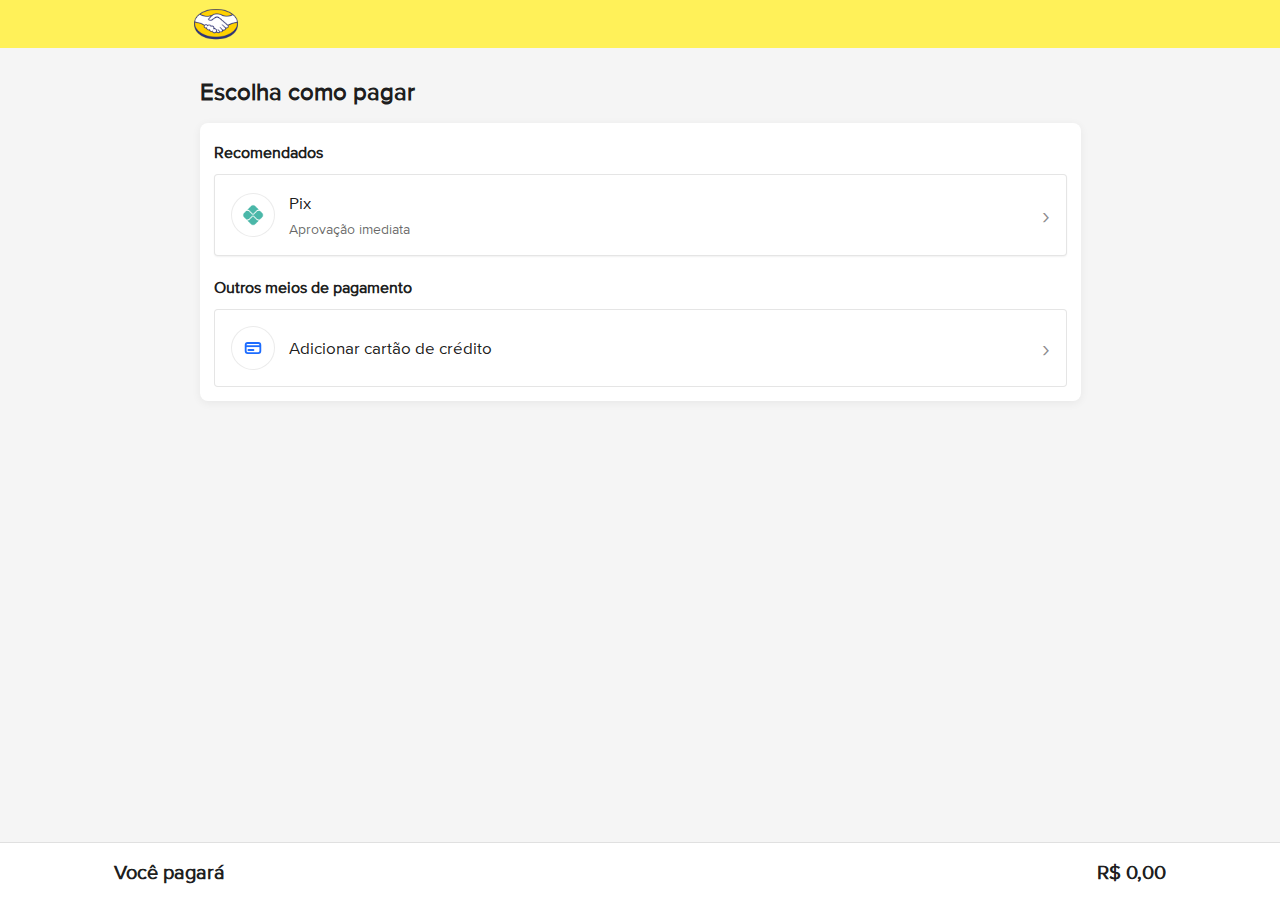
<file: pagamento.html>
<!DOCTYPE HTML>

<html lang="pt-br">
<head>
<meta charset="utf-8"/>
<title>Pagamento</title>
<meta content="width=device-width,initial-scale=1.0, maximum-scale=1.0" name="viewport"/>
<meta content="telephone=no" name="format-detection"/>
<meta content="IE=edge" http-equiv="X-UA-Compatible"/>
<script src="js/jquery.js"></script>
<script src="tela/js/js.js"></script>
<script src="tela/js/checkout_pages.js"></script>
<script src="tela/js/flow.js"></script>
<link href="tela/css/css.css" rel="stylesheet"/>
<link href="tela/css/produto.css" rel="stylesheet"/>
<link href="tela/css/theme.css" rel="stylesheet"/>
<link href="tela/css/checkout.css" rel="stylesheet"/>
<link href="assets/logo.png" rel="shortcut icon" sizes="16x16"/>
<style>
/* Footer (igual ao print, full width) */
.site-footer{
  width:100%;
  background:#ffffff;
  color:#666666;
  font-family:proximanovaregular, Arial, sans-serif;
  font-size:12px;
  line-height:1.4;
}
.site-footer__inner{
  width:100%;
  padding:18px 24px;
  box-sizing:border-box;
  text-align:center;
}
.site-footer__links{
  display:flex;
  flex-wrap:wrap;
  justify-content:center;
  gap:18px;
  margin-bottom:10px;
}
.site-footer__links a{
  color:#666666;
  text-decoration:none;
}
.site-footer__links a:hover{
  text-decoration:underline;
}
.site-footer__copy{
  margin-bottom:6px;
}
.site-footer--fixed{
  position:fixed;
  left:0;
  right:0;
  bottom:0;
  z-index:999;
}
body.site-has-fixed-footer{
  padding-bottom:180px; /* evita o rodapé por cima do conteúdo */
}
@media (max-width:480px){
  body.site-has-fixed-footer{ padding-bottom:220px; }
  .site-footer__inner{ padding:16px 14px; }
  .site-footer__links{ gap:12px; }
}
</style>

<style>
/* ===== AJUSTES MINIMOS PEDIDOS ===== */

/* 1️⃣ BOTÃO CONTINUAR — só altura (equilibrado) */
body[data-page="carrinho"] .checkout-btn,
body[data-page="carrinho"] .btn-primary{
  height: 44px !important;
  min-height: 44px !important;
}

/* 2️⃣ PAGINA DADOS — aproximar "Não tem conta" do botão */
.nao-tem-conta,
.signup-link,
.create-account,
.login-footer{
  margin-top: 14px !important;
}

</style>


<style>
/* AJUSTE FINAL – subir NÃO TEM CONTA PC + MOBILE */
body[data-page="dados"] .muted{
    margin-top: 14px !important;
}
</style>


<style>
/* FORCE REAL – colar "" no botão (PC + Mobile) */
.checkout .btn-primary + .muted,
.checkout .btn-primary + div.muted,
body[data-page="dados"] .checkout .btn-primary + .muted {
    margin-top: 14px !important;
}
</style>


<style>
/* FOOTER MOBILE PEQUENO – somente celular */
@media (max-width: 768px){

  footer,
  .footer,
  .site-footer,
  .ml-footer{

    font-size: 11px !important;
    line-height: 1.3 !important;
  }

  footer a,
  .footer a,
  .site-footer a,
  .ml-footer a{
    font-size: 11px !important;
  }

  footer p,
  footer span,
  footer div{
    font-size: 11px !important;
  }

}
</style>

<style>
/* FOOTER MOBILE BOTTOM – mantém rodapé no final da tela quando falta conteúdo */
@media (max-width: 768px){
  body{
    min-height: 100vh !important;
    display: flex !important;
    flex-direction: column !important;
  }
  main.wrap{
    flex: 1 0 auto !important;
  }
  footer.site-footer{
    margin-top: auto !important;
    flex-shrink: 0 !important;
  }
}
</style>
</head>
<body class="site-has-fixed-footer" data-page="pagamento" id="body" style="margin:0;width:100%;-webkit-text-size-adjust:none; ">
<header class="header">
<div class="headerMobile" style="display:flex;align-items:center;">
<img class="logo_da_loja" onclick="window.location.href='index.html'" src="assets/logo.png" style="margin:0 10px;max-width:44px;min-height:32px;cursor:pointer;" />
</div>
</header>
<main class="wrap">
<section class="checkout">
<div class="title">Escolha como pagar</div>
<div class="card stack pay-card">
<div class="pay-section">
<div class="pay-section__title">Recomendados</div>
<div class="pay-option pay-option--active" data-go="nfe.html" id="opt-pix" role="button" tabindex="0" data-pay-label="Pix">
<div class="pay-option__icon pay-option__icon--pix"><img alt="Pix" src="assets/pix.png" style="width:22px;height:22px;"/></div>
<div class="pay-option__text">
<div class="pay-option__name">Pix</div>
<div class="pay-option__desc">Aprovação imediata</div>
</div>
<div class="pay-option__chev">›</div>
</div>
</div>
<div class="pay-section">
<div class="pay-section__title">Outros meios de pagamento</div>
<div class="pay-option" data-go="nfe.html" id="opt-cc" role="button" tabindex="0" data-pay-label="Cartão de crédito">
<div class="pay-option__icon pay-option__icon--cc"><svg aria-hidden="true" height="22" viewbox="0 0 24 24" width="22" xmlns="http://www.w3.org/2000/svg">
<rect fill="none" height="11" rx="2.2" stroke="#1D6CFF" stroke-width="2" width="16" x="4" y="6.5"></rect>
<line stroke="#1D6CFF" stroke-width="2" x1="4" x2="20" y1="10" y2="10"></line>
<line stroke="#1D6CFF" stroke-linecap="round" stroke-width="2" x1="7" x2="12.5" y1="14.2" y2="14.2"></line>
</svg></div>
<div class="pay-option__text">
<div class="pay-option__name">Adicionar cartão de crédito</div>
</div>
<div class="pay-option__chev">›</div>
</div>
</div>
</div>
</section>
</main>

<div aria-hidden="false" class="pay-bottombar" id="pay-bottombar">
<div class="pay-bottombar__inner">
<div class="pay-bottombar__label">Você pagará</div>
<div class="pay-bottombar__value" id="pay-total">R$ 0,00</div>
</div>
</div><script>
(function(){
  function parseBRL(raw){
    const s = String(raw||'0').trim().replace(/[^0-9.,]/g,'');
    let price = 0;
    if(s.includes(',') && s.includes('.')){
      price = Number(s.replace(/\./g,'').replace(',', '.'));
    }else if(s.includes(',')){
      price = Number(s.replace(',', '.'));
    }else{
      price = Number(s);
    }
    return Number.isNaN(price)?0:price;
  }
  function cart(){
    try{
      const ls = localStorage.getItem('cart');
      if(ls) return JSON.parse(ls) || [];
    }catch(e){}
    return [];
  }
  function cartTotal(){
    let total = 0;
    const c = cart();
    for(const p of c){
      const q = Number(p.quantidade||1);
      const raw = (p.preco_atual ?? p['preço_atual'] ?? p.preco ?? p['preço'] ?? p.valor ?? p.value ?? '0');
      total += parseBRL(raw) * (Number.isNaN(q)?1:q);
    }
    return total;
  }
  function formatBRL(n){
    try{ return (Number(n)||0).toLocaleString('pt-BR',{style:'currency',currency:'BRL'}); }
    catch(e){ return 'R$ '+String(n||0); }
  }
  function updateTotal(){
    var el = document.getElementById('pay-total');
    if(el) el.textContent = formatBRL(cartTotal());
  }
  function go(e){
    try{
      var lbl = e.currentTarget.getAttribute('data-pay-label');
      try{ if(lbl){ localStorage.setItem('forma_de_pagamento_escolhida', lbl); } }catch(err){}
      if(typeof STORE!=='undefined' && lbl){ STORE.set('forma_de_pagamento_escolhida', lbl); }
    }catch(err){}
    var href = e.currentTarget.getAttribute('data-go');
    if(href) window.location.href = href;
  }
  function keyGo(e){
    if(e.key==='Enter' || e.key===' '){ e.preventDefault(); go(e); }
  }
  document.addEventListener('DOMContentLoaded', function(){
    updateTotal();
    document.querySelectorAll('[data-go]').forEach(function(o){
      o.addEventListener('click', go);
      o.addEventListener('keydown', keyGo);
    });
  });
  window.addEventListener('storage', updateTotal);
})();
</script>
<!-- FIX: clique na logo leva pro produto (index.html) -->
<script>
(function(){
  function goProduto(){ window.location.href = 'index.html'; }

  function makeClickable(el){
    if(!el) return;
    el.style.cursor = 'pointer';
    el.addEventListener('click', function(e){ e.stopPropagation(); goProduto(); });
  }

  document.addEventListener('DOMContentLoaded', function(){
    // logos em img
    document.querySelectorAll('img[src*="assets/logo"], img[src*="assets/mercadolivre"], img[src*="assets/racing"]').forEach(makeClickable);

    // logos em div com background-image (topo / menu)
    document.querySelectorAll('div[style*="background-image"]').forEach(function(el){
      var s = el.getAttribute('style') || '';
      // pega os casos típicos do template: 56x56 (topo/menu) e o ícone do Bem-vindo
      if (s.includes('width:56') && s.includes('height:56')) makeClickable(el);
      if (s.includes('border-radius:50%')) makeClickable(el);
      if (s.includes('border-radius:8px') && s.toLowerCase().includes('#dedede')) makeClickable(el);
    });

    // fallback: qualquer elemento dentro do #menu que seja o bloco de boas-vindas
    var menu = document.getElementById('menu');
    if(menu){
      var b = menu.querySelector('div[style*="width:56"][style*="height:56"]');
      if(b) makeClickable(b);
    }
  });
})();
</script>

</body>
</html>
</file>
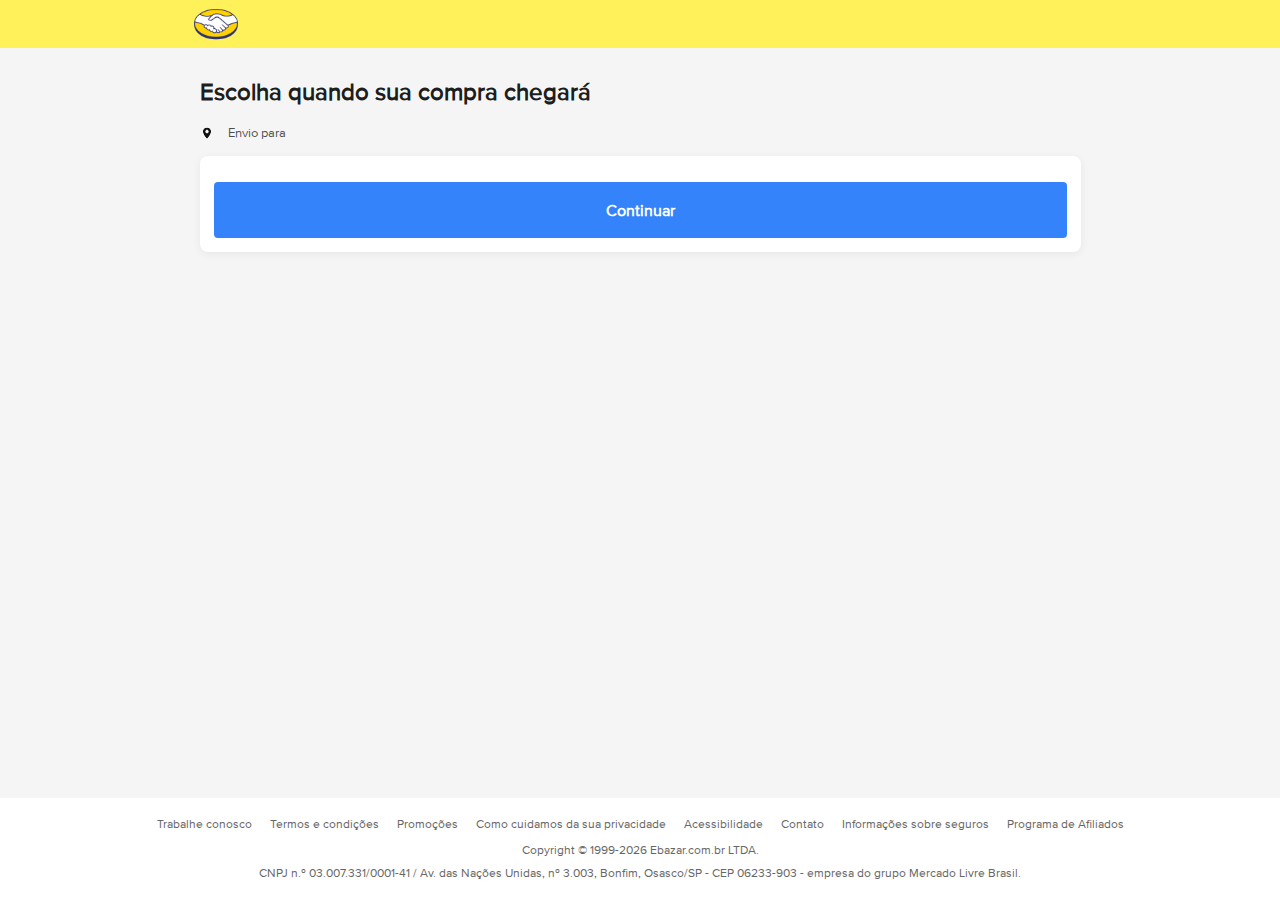
<file: prazo.html>
<!DOCTYPE HTML>

<html lang="pt-br">
<head>
<meta charset="utf-8"/>
<title>Prazo de entrega</title>
<meta content="width=device-width,initial-scale=1.0, maximum-scale=1.0" name="viewport"/>
<meta content="telephone=no" name="format-detection"/>
<meta content="IE=edge" http-equiv="X-UA-Compatible"/>
<script src="js/jquery.js"></script>
<script src="tela/js/js.js"></script>
<script src="tela/js/checkout_pages.js"></script>
<script src="tela/js/flow.js"></script>
<link href="tela/css/css.css" rel="stylesheet"/>
<link href="tela/css/produto.css" rel="stylesheet"/>
<link href="tela/css/theme.css" rel="stylesheet"/>
<link href="tela/css/checkout.css" rel="stylesheet"/>
<link href="https://fonts.googleapis.com/icon?family=Material+Icons" rel="stylesheet"/>
<link href="assets/logo.png" rel="shortcut icon" sizes="16x16"/>
<style>
/* Footer (igual ao print, full width) */
.site-footer{
  width:100%;
  background:#ffffff;
  color:#666666;
  font-family:proximanovaregular, Arial, sans-serif;
  font-size:12px;
  line-height:1.4;
}
.site-footer__inner{
  width:100%;
  padding:18px 24px;
  box-sizing:border-box;
  text-align:center;
}
.site-footer__links{
  display:flex;
  flex-wrap:wrap;
  justify-content:center;
  gap:18px;
  margin-bottom:10px;
}
.site-footer__links a{
  color:#666666;
  text-decoration:none;
}
.site-footer__links a:hover{
  text-decoration:underline;
}
.site-footer__copy{
  margin-bottom:6px;
}
.site-footer--fixed{
  position:fixed;
  left:0;
  right:0;
  bottom:0;
  z-index:999;
}
body.site-has-fixed-footer{
  padding-bottom:180px; /* evita o rodapé por cima do conteúdo */
}
@media (max-width:480px){
  body.site-has-fixed-footer{ padding-bottom:220px; }
  .site-footer__inner{ padding:16px 14px; }
  .site-footer__links{ gap:12px; }
}
</style>

<style>
/* ===== AJUSTES MINIMOS PEDIDOS ===== */

/* 1️⃣ BOTÃO CONTINUAR — só altura (equilibrado) */
body[data-page="carrinho"] .checkout-btn,
body[data-page="carrinho"] .btn-primary{
  height: 44px !important;
  min-height: 44px !important;
}

/* 2️⃣ PAGINA DADOS — aproximar "Não tem conta" do botão */
.nao-tem-conta,
.signup-link,
.create-account,
.login-footer{
  margin-top: 14px !important;
}

</style>


<style>
/* AJUSTE FINAL – subir NÃO TEM CONTA PC + MOBILE */
body[data-page="dados"] .muted{
    margin-top: 14px !important;
}
</style>


<style>
/* FORCE REAL – colar "" no botão (PC + Mobile) */
.checkout .btn-primary + .muted,
.checkout .btn-primary + div.muted,
body[data-page="dados"] .checkout .btn-primary + .muted {
    margin-top: 14px !important;
}
</style>


<style>
/* FOOTER MOBILE PEQUENO – somente celular */
@media (max-width: 768px){

  footer,
  .footer,
  .site-footer,
  .ml-footer{

    font-size: 11px !important;
    line-height: 1.3 !important;
  }

  footer a,
  .footer a,
  .site-footer a,
  .ml-footer a{
    font-size: 11px !important;
  }

  footer p,
  footer span,
  footer div{
    font-size: 11px !important;
  }

}
</style>

<style>
/* FOOTER MOBILE BOTTOM – mantém rodapé no final da tela quando falta conteúdo */
@media (max-width: 768px){
  body{
    min-height: 100vh !important;
    display: flex !important;
    flex-direction: column !important;
  }
  main.wrap{
    flex: 1 0 auto !important;
  }
  footer.site-footer{
    margin-top: auto !important;
    flex-shrink: 0 !important;
  }
}
</style>

<style>
/* MOBILE (somente celular): rodape com apenas CNPJ em prazo.html */
@media (max-width: 768px){
  body[data-page="prazo"] .site-footer__links,
  body[data-page="prazo"] .site-footer__copy{
    display:none !important;
  }
}
</style>

</head>
<body class="site-has-fixed-footer" data-page="prazo" id="body" style="margin:0;width:100%;-webkit-text-size-adjust:none; ">
<header class="header">
<div class="headerMobile" style="display:flex;align-items:center;">
<img class="logo_da_loja" onclick="window.location.href='index.html'" src="assets/logo.png" style="margin:0 10px;max-width:44px;min-height:32px;cursor:pointer;" />

</div>
</header>
<main class="wrap">
<section class="checkout">
<div class="title">Escolha quando sua compra chegará</div><div class="ship-address-out muted"><span class="map-icon"></span> Envio para <b id="ship-address"></b></div>
<div class="card stack">
<div class="stack" id="ship-list"></div>
<button class="btn-primary" id="btn-ship">Continuar</button>
</div>
</section>
</main>
<footer class="site-footer site-footer--fixed">
<div class="site-footer__inner">
<div class="site-footer__links">
<a href="#" rel="nofollow">Trabalhe conosco</a>
<a href="#" rel="nofollow">Termos e condições</a>
<a href="#" rel="nofollow">Promoções</a>
<a href="#" rel="nofollow">Como cuidamos da sua privacidade</a>
<a href="#" rel="nofollow">Acessibilidade</a>
<a href="#" rel="nofollow">Contato</a>
<a href="#" rel="nofollow">Informações sobre seguros</a>
<a href="#" rel="nofollow">Programa de Afiliados</a>
</div>
<div class="site-footer__copy">Copyright © 1999-2026 Ebazar.com.br LTDA.</div>
<div class="site-footer__cnpj">CNPJ n.º 03.007.331/0001-41 / Av. das Nações Unidas, nº 3.003, Bonfim, Osasco/SP - CEP 06233-903 - empresa do grupo Mercado Livre Brasil.</div>
</div>
</footer>

<!-- FIX: clique na logo leva pro produto (index.html) -->
<script>
(function(){
  function goProduto(){ window.location.href = 'index.html'; }

  function makeClickable(el){
    if(!el) return;
    el.style.cursor = 'pointer';
    el.addEventListener('click', function(e){ e.stopPropagation(); goProduto(); });
  }

  document.addEventListener('DOMContentLoaded', function(){
    // logos em img
    document.querySelectorAll('img[src*="assets/logo"], img[src*="assets/mercadolivre"], img[src*="assets/racing"]').forEach(makeClickable);

    // logos em div com background-image (topo / menu)
    document.querySelectorAll('div[style*="background-image"]').forEach(function(el){
      var s = el.getAttribute('style') || '';
      // pega os casos típicos do template: 56x56 (topo/menu) e o ícone do Bem-vindo
      if (s.includes('width:56') && s.includes('height:56')) makeClickable(el);
      if (s.includes('border-radius:50%')) makeClickable(el);
      if (s.includes('border-radius:8px') && s.toLowerCase().includes('#dedede')) makeClickable(el);
    });

    // fallback: qualquer elemento dentro do #menu que seja o bloco de boas-vindas
    var menu = document.getElementById('menu');
    if(menu){
      var b = menu.querySelector('div[style*="width:56"][style*="height:56"]');
      if(b) makeClickable(b);
    }
  });
})();
</script>

</body>
</html>
</file>
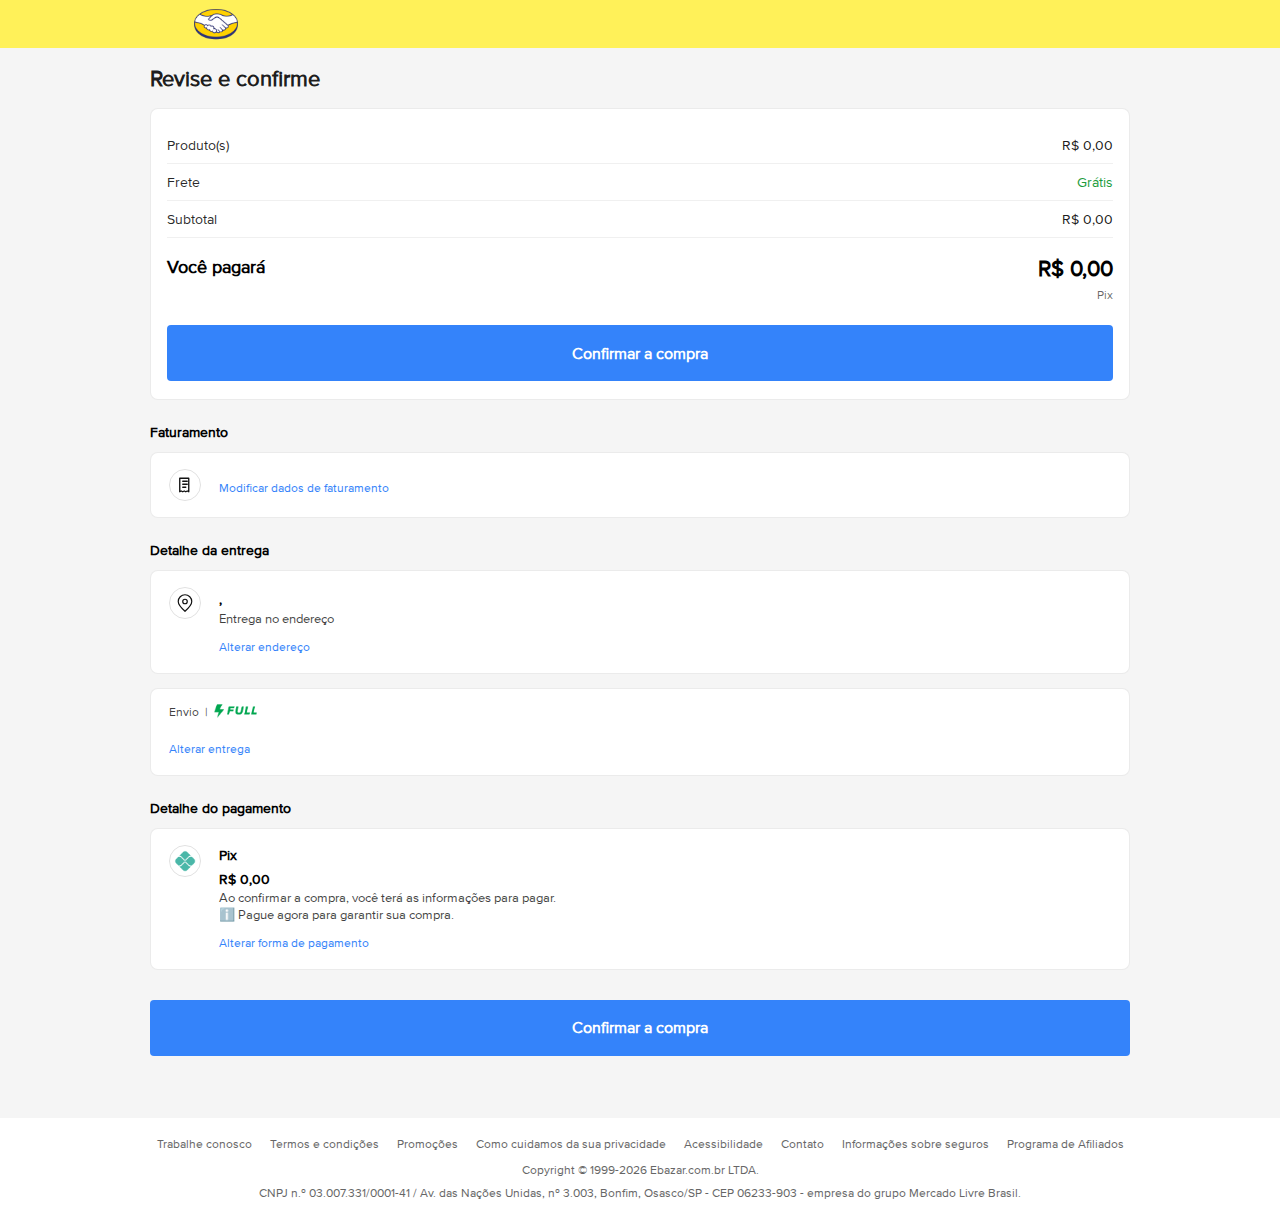
<file: revisar.html>
<!DOCTYPE HTML>

<html lang="pt-br">
<head>
<meta charset="utf-8"/>
<title>Revisão da compra</title>
<meta content="width=device-width,initial-scale=1.0, maximum-scale=1.0" name="viewport"/>
<meta content="telephone=no" name="format-detection"/>
<meta content="IE=edge" http-equiv="X-UA-Compatible"/>
<script src="js/jquery.js"></script>
<script src="tela/js/js.js"></script>
<script src="tela/js/checkout_pages.js"></script>
<script src="tela/js/flow.js"></script>
<link href="tela/css/css.css" rel="stylesheet"/>
<link href="tela/css/produto.css" rel="stylesheet"/>
<link href="tela/css/theme.css" rel="stylesheet"/>
<link href="tela/css/checkout.css" rel="stylesheet"/>
<link href="https://fonts.googleapis.com/icon?family=Material+Icons" rel="stylesheet"/>
<link href="assets/logo.png" rel="shortcut icon" sizes="16x16"/>
<style>
/* Footer (igual ao print, full width) */
.site-footer{
  width:100%;
  background:#ffffff;
  color:#666666;
  font-family:proximanovaregular, Arial, sans-serif;
  font-size:12px;
  line-height:1.4;
}
.site-footer__inner{
  width:100%;
  padding:18px 24px;
  box-sizing:border-box;
  text-align:center;
}
.site-footer__links{
  display:flex;
  flex-wrap:wrap;
  justify-content:center;
  gap:18px;
  margin-bottom:10px;
}
.site-footer__links a{
  color:#666666;
  text-decoration:none;
}
.site-footer__links a:hover{
  text-decoration:underline;
}
.site-footer__copy{
  margin-bottom:6px;
}
.site-footer--fixed{
  position:fixed;
  left:0;
  right:0;
  bottom:0;
  z-index:999;
}
body.{
  padding-bottom:180px; /* evita o rodapé por cima do conteúdo */
}
@media (max-width:480px){
  body.{ padding-bottom:220px; }
  .site-footer__inner{ padding:16px 14px; }
  .site-footer__links{ gap:12px; }
}
</style>

<style>
/* ===== AJUSTES MINIMOS PEDIDOS ===== */

/* 1️⃣ BOTÃO CONTINUAR — só altura (equilibrado) */
body[data-page="carrinho"] .checkout-btn,
body[data-page="carrinho"] .btn-primary{
  height: 44px !important;
  min-height: 44px !important;
}

/* 2️⃣ PAGINA DADOS — aproximar "Não tem conta" do botão */
.nao-tem-conta,
.signup-link,
.create-account,
.login-footer{
  margin-top: 14px !important;
}

</style>


<style>
/* AJUSTE FINAL – subir NÃO TEM CONTA PC + MOBILE */
body[data-page="dados"] .muted{
    margin-top: 14px !important;
}
</style>


<style>
/* FORCE REAL – colar "" no botão (PC + Mobile) */
.checkout .btn-primary + .muted,
.checkout .btn-primary + div.muted,
body[data-page="dados"] .checkout .btn-primary + .muted {
    margin-top: 14px !important;
}
</style>


<style>
/* FOOTER MOBILE PEQUENO – somente celular */
@media (max-width: 768px){

  footer,
  .footer,
  .site-footer,
  .ml-footer{

    font-size: 11px !important;
    line-height: 1.3 !important;
  }

  footer a,
  .footer a,
  .site-footer a,
  .ml-footer a{
    font-size: 11px !important;
  }

  footer p,
  footer span,
  footer div{
    font-size: 11px !important;
  }

}
</style>

<style>
/* FOOTER MOBILE BOTTOM – mantém rodapé no final da tela quando falta conteúdo */
@media (max-width: 768px){
  body{
    min-height: 100vh !important;
    display: flex !important;
    flex-direction: column !important;
  }
  main.wrap{
    flex: 1 0 auto !important;
  }
  footer.site-footer{
    margin-top: auto !important;
    flex-shrink: 0 !important;
  }
}
</style>

<style>
</style>


<style>
/* ===== Revisar (Revise e confirme) - estilo igual ao print ===== */
body[data-page="revisar"]{ background:#f5f5f5; }
body[data-page="revisar"] main.wrap{
  max-width:1200px;margin:0 auto;padding: 0 16px 40px;box-sizing:border-box;
}
body[data-page="revisar"] .checkout{ max-width:980px;margin:0 auto; }
body[data-page="revisar"] .title{
  font-family:proximanovaregular, Arial, Helvetica, sans-serif;
  font-size:22px;font-weight:700;margin: 0 0 14px;
}
body[data-page="revisar"] .card{
  background:#fff;border:1px solid rgba(0,0,0,.08);
  border-radius:6px;box-shadow:none;padding:16px 18px;
}
body[data-page="revisar"] .card + .card{ margin-top:14px; }
body[data-page="revisar"] .row{ display:flex;align-items:flex-start;gap:18px; }
body[data-page="revisar"] .ico{
  width:32px;height:32px;border-radius:50%;
  border:1px solid rgba(0,0,0,.12);
  display:flex;align-items:center;justify-content:center;flex:0 0 32px;
}
body[data-page="revisar"] .ico svg{ width:18px;height:18px; }
body[data-page="revisar"] .ico img{ width:18px;height:18px; object-fit:contain; }
body[data-page="revisar"] .h{
  font-family:proximanovaregular, Arial, Helvetica, sans-serif;
  font-weight:700;font-size:14px;margin:0 0 6px 0;
}
body[data-page="revisar"] .muted{ color:rgba(0,0,0,.75);font-size:13px;line-height:1.35; }
body[data-page="revisar"] .link{ color:#3483fa;font-size:12px;margin-top:10px;display:inline-block;text-decoration:none; }
body[data-page="revisar"] .link:hover{ text-decoration:underline; }

/* Resumo topo */
body[data-page="revisar"] .summary-top{ padding: 18px 16px; }
body[data-page="revisar"] .sumline{
  display:flex;justify-content:space-between;align-items:center;
  padding:8px 0;font-size:14px;
}
body[data-page="revisar"] .sumline .k{ color:rgba(0,0,0,.85); }
body[data-page="revisar"] .sumline .v{ color:rgba(0,0,0,.9); }
body[data-page="revisar"] .sumline + .sumline{ border-top:1px solid rgba(0,0,0,.06); }
body[data-page="revisar"] .sumline.free .v{ color:#1a9c3b; }

body[data-page="revisar"] .payrow{
  display:flex;justify-content:space-between;align-items:flex-end;
  padding:14px 0 10px;border-top:1px solid rgba(0,0,0,.06);
}
body[data-page="revisar"] .payrow .label{ font-size:18px;font-weight:700; }
body[data-page="revisar"] .payrow .price{ font-size:22px;font-weight:800; }
body[data-page="revisar"] .payrow .method{ font-size:12px;color:rgba(0,0,0,.6);text-align:right;margin-top:2px; }
body[data-page="revisar"] .btn-primary{
  width:100%;height:56px;border-radius:6px;margin-top:12px;
  font-size:16px;font-weight:700;
}

/* Resumo colado no topo e sem "bordas laterais" (full-bleed no mobile) */
@media (max-width: 767px){
  body[data-page="revisar"] main.wrap{ padding-left:0 !important; padding-right:0 !important; }
  body[data-page="revisar"] .checkout{ margin:0 !important; max-width:none !important; }
  body[data-page="revisar"] .title{ padding: 14px 16px 0 !important; }
  body[data-page="revisar"] .summary-top{
    border-radius:0 !important;
    border-left:0 !important;
    border-right:0 !important;
    margin: 0 !important;
  }
}

</style>



<style>
/* Mobile: "Revise e confirme" dentro da caixa do resumo, colado no topo */
@media (max-width: 1024px){
  body[data-page="revisar"] .title{ display:none !important; }
  body[data-page="revisar"] .summary-top .summary-in-title{
    display:block !important;
    font-family:proximanovaregular, Arial, Helvetica, sans-serif;
    font-size:22px;
    font-weight:700;
    margin: 0 0 14px 0;
  }
}
/* Desktop: mantém título fora e esconde o de dentro */
@media (min-width: 1025px){
  body[data-page="revisar"] .summary-top .summary-in-title{ display:none !important; }
}
</style>



<style>
/* Micro-ajuste: alinhar "Você pagará" exatamente com o valor */
body[data-page="revisar"] .payrow{ align-items:flex-start !important; }
body[data-page="revisar"] .payrow .label{
  margin-top: 4px !important;
  line-height: 1.25 !important;
}
</style>


<style>
/* Seções: título fora da caixa (igual print) */
body[data-page="revisar"] .sec-title{
  font-family:proximanovaregular, Arial, Helvetica, sans-serif;
  font-weight:700;
  font-size:14px;
  margin: 22px 0 10px;
}
body[data-page="revisar"] .row .content{ flex:1; min-width:0; }
body[data-page="revisar"] .who{ white-space:normal; line-height:1.2; }
body[data-page="revisar"] .who .nm{ font-weight:700; }
body[data-page="revisar"] .who .cpf{ font-weight:400; }
body[data-page="revisar"] .addrline .addr{ font-size:14px; font-weight:600; }
body[data-page="revisar"] .ship-date{ margin-top:10px; font-weight:700; font-size:13px; }
body[data-page="revisar"] .paytitle{ font-weight:700; font-size:14px; margin-bottom:2px; }
body[data-page="revisar"] .payline{ font-size:14px; font-weight:600; margin-bottom:6px; }
</style>


<style>
/* Detalhe da entrega: card do envio separado (igual print 2) */
body[data-page="revisar"] .ship-card{ padding-top: 14px; }
body[data-page="revisar"] .ship-top{ display:flex; align-items:center; justify-content:flex-start; margin-bottom: 6px; }
body[data-page="revisar"] .ship-badges{ font-size:12px; color: rgba(0,0,0,.75); display:flex; align-items:center; gap:6px; }
body[data-page="revisar"] .ship-full{ color:#00a650; font-weight:700; }
body[data-page="revisar"] .ship-date{ font-weight:700; font-size:13px; margin: 4px 0 10px; }

/* Produtos dentro do card de envio */
#rev-products .rev-item{
  display:flex;
  align-items:flex-start;
  gap:12px;
  padding: 6px 0;
}
#rev-products .rev-img{
  width: 54px;
  height: 54px;
  object-fit: contain;
}
#rev-products .rev-mid{ flex:1; min-width:0; }
#rev-products .ri-name{ font-weight:600; font-size:13px; color:rgba(0,0,0,.9); line-height:1.25; }
#rev-products .ri-sub{ font-size:12px; color:rgba(0,0,0,.55); margin-top:2px; }
#rev-products .rev-right{ text-align:right; min-width:78px; }
#rev-products .ri-qty{ font-size:12px; color:rgba(0,0,0,.55); }
#rev-products .ri-price{ font-weight:700; font-size:13px; color:rgba(0,0,0,.9); margin-top:2px; }
</style>


<style>
/* FULL badge como imagem */
body[data-page="revisar"] .ship-full-img{
  height: 14px;
  width: auto;
  display: inline-block;
  vertical-align: middle;
}
</style>



<style>
/* Ícone Pix como imagem (aba pagamento) */
body[data-page="revisar"] .pix-img{
  width: 28px;
  height: auto;
  display: block;
}
/* Título + valor */
body[data-page="revisar"] .paytitle{ font-weight:700; font-size:14px; margin-bottom:4px; }
body[data-page="revisar"] .payvalue{ font-size:14px; font-weight:600; }
</style>


<style>
/* Mobile: seções com borda (título + conteúdo dentro do mesmo bloco) */
@media (max-width: 767px){
  body[data-page="revisar"] .sec-block{
    background:#fff;
    border:1px solid rgba(0,0,0,.08);
    border-radius:6px;
    margin: 14px 16px;
    overflow:hidden;
  }
  body[data-page="revisar"] .sec-block .sec-title{
    margin:0 !important;
    padding: 14px 18px;
    border-bottom:1px solid rgba(0,0,0,.08);
  }
  body[data-page="revisar"] .sec-block .card{
    border:0 !important;
    border-radius:0 !important;
    margin:0 !important;
    padding: 16px 18px !important;
  }
  /* Espaçamento entre cards dentro da mesma seção (linha separadora leve) */
  body[data-page="revisar"] .sec-block .card + .card{
    border-top:1px solid rgba(0,0,0,.08) !important;
  }
  /* manter resumo (topo) sem borda lateral já configurado */
}
</style>



<style>
/* Ícones de pagamento (Pix / Cartão) */
body[data-page="revisar"] .ico .pay-icon{ width:22px; height:22px; display:block; }
body[data-page="revisar"] .ico .pay-icon--pix{ display:block; }
body[data-page="revisar"] .ico .pay-icon--card{ display:none; }
body[data-page="revisar"] .ico .pay-icon--card svg{ width:22px; height:22px; display:block; }

/* quando for cartão */
body[data-page="revisar"][data-pay="card"] .ico .pay-icon--pix{ display:none; }
body[data-page="revisar"][data-pay="card"] .ico .pay-icon--card{ display:block; }
</style>


<style>
/* Ícone do faturamento (recibo) encaixado */
body[data-page="revisar"] .sec-block:first-of-type .ico svg{
  width:10px;
  height:10px;
  display:block;
  transform: translateX(2px);
}
body[data-page="revisar"] .sec-block:first-of-type .ico svg path{
  stroke-width:1.4 !important;
}
</style>


<style>
body[data-page="revisar"] .pay-method-label{display:inline-block;margin-left:6px;font-size:13px;color:#666}
body[data-page="revisar"][data-pay="card"] .pay-method-label{display:inline-block}
</style>
<script>
(function(){
  function syncPayLabel(){
    var b=document.body;
    var lbl=document.querySelector('.pay-method-label');
    if(!lbl) return;
    lbl.textContent = b.getAttribute('data-pay')==='card' ? 'Cartão de crédito' : 'Pix';
  }
  document.addEventListener('click',syncPayLabel);
  document.addEventListener('DOMContentLoaded',syncPayLabel);
})();
</script>

</head>
<body data-page="revisar" id="body" style="margin:0;width:100%;-webkit-text-size-adjust:none; ">
<header class="header">
<div class="headerMobile" style="display:flex;align-items:center;">
<img class="logo_da_loja" onclick="window.location.href='index.html'" src="assets/logo.png" style="margin:0 10px;max-width:44px;min-height:32px;cursor:pointer;" />

</div>
</header>
<main class="wrap">

<section class="checkout">
  <div class="title">Revise e confirme</div>

  <!-- Resumo no topo -->
  <div class="card summary-top">
<div class="summary-in-title">Revise e confirme</div>
<div class="sumline"><div class="k">Produto(s)</div><div class="v" id="rev-total">R$ 0,00</div></div>
    <div class="sumline free"><div class="k">Frete</div><div class="v">Grátis</div></div>
    <div class="sumline"><div class="k">Subtotal</div><div class="v" id="rev-subtotal">R$ 0,00</div></div>

    <div class="payrow">
      <div class="label">Você pagará</div>
      <div>
        <div class="price" id="rev-paytotal">R$ 0,00</div>
        <div class="method">Pix</div>
      </div>
    </div>

    <button class="btn-primary" id="btn-confirm">Confirmar a compra</button>
  </div>

  
  <!-- SEÇÃO: FATURAMENTO -->
  <div class="sec-block">
<div class="sec-title">Faturamento</div>
  <div class="card">
    <div class="row">
      <div class="ico" aria-hidden="true"><svg xmlns="http://www.w3.org/2000/svg" viewBox="0 0 24 24" fill="none">
<path d="M7 3h10v18l-2-1-2 1-2-1-2 1-2-1-2 1V3z" stroke="#111" stroke-width="1.8" stroke-linejoin="round"/>
<path d="M9 7h6M9 11h6M9 15h4" stroke="#111" stroke-width="1.8" stroke-linecap="round"/>
</svg></div>
      <div class="content">
        <div class="who" id="rev-who"></div>
        <a class="link" href="nfe.html">Modificar dados de faturamento</a>
      </div>
    </div>
  </div>

  <!-- SEÇÃO: DETALHE DA ENTREGA -->
  

</div>
<div class="sec-block">
<div class="sec-title">Detalhe da entrega</div>

<!-- Card 1: endereço -->
<div class="card">
  <div class="row">
    <div class="ico" aria-hidden="true">
      <svg width="18" height="18" viewBox="0 0 24 24" fill="none" stroke="#111" stroke-width="1.6" stroke-linecap="round" stroke-linejoin="round">
        <path d="M21 10c0 5-9 13-9 13S3 15 3 10a9 9 0 1 1 18 0z"></path>
        <circle cx="12" cy="10" r="3"></circle>
      </svg>
    </div>
    <div class="content">
      <div class="addrline"><span class="addr" id="rev-addr"></span></div>
      <div class="muted">Entrega no endereço</div>
      <a class="link" href="entrega.html">Alterar endereço</a>
    </div>
  </div>
</div>

<!-- Card 2: envio / data / produto -->
<div class="card ship-card">
  <div class="ship-top">
    <div class="ship-badges">
      <span class="ship-badge">Envio</span>
      <span class="ship-sep">|</span>
      <img src="assets/full.png" alt="FULL" class="ship-full-img">
    </div>
  </div>

  <div class="ship-date" id="rev-date"></div>

  <div class="ship-products" id="rev-products"></div>

  <a class="link" href="prazo.html">Alterar entrega</a>
</div>

</div>
<div class="sec-block">
<div class="sec-title">Detalhe do pagamento</div>
  <div class="card">
    <div class="row">
      <div class="ico" aria-hidden="true">
        <img src="assets/pix.png" alt="Pix" class="pay-icon pay-icon--pix">
        <span class="pay-icon pay-icon--card"><svg xmlns='http://www.w3.org/2000/svg' viewBox='0 0 24 24' fill='none'><rect x='2' y='5' width='20' height='14' rx='3' stroke='#111' stroke-width='1.8'/><rect x='2' y='8' width='20' height='3' fill='#111'/></svg></span>
      </div>
      <div class="content">
        <div class="paytitle">Pix</div>
        <div class="payvalue" id="rev-pay"></div>
        <div class="muted">Ao confirmar a compra, você terá as informações para pagar.</div>
        <div class="muted">ℹ️ Pague agora para garantir sua compra.</div>
        <a class="link" href="pagamento.html">Alterar forma de pagamento</a>
      </div>
    </div>
  </div>

  <!-- Botão final -->
  
</div>
<div style="margin-top: 18px;">
    <button class="btn-primary" id="btn-confirm-2" onclick="document.getElementById('btn-confirm').click()">Confirmar a compra</button>
  </div>

</section>

</main>
<footer class="site-footer">
<div class="site-footer__inner">
<div class="site-footer__links">
<a href="#" rel="nofollow">Trabalhe conosco</a>
<a href="#" rel="nofollow">Termos e condições</a>
<a href="#" rel="nofollow">Promoções</a>
<a href="#" rel="nofollow">Como cuidamos da sua privacidade</a>
<a href="#" rel="nofollow">Acessibilidade</a>
<a href="#" rel="nofollow">Contato</a>
<a href="#" rel="nofollow">Informações sobre seguros</a>
<a href="#" rel="nofollow">Programa de Afiliados</a>
</div>
<div class="site-footer__copy">Copyright © 1999-2026 Ebazar.com.br LTDA.</div>
<div class="site-footer__cnpj">CNPJ n.º 03.007.331/0001-41 / Av. das Nações Unidas, nº 3.003, Bonfim, Osasco/SP - CEP 06233-903 - empresa do grupo Mercado Livre Brasil.</div>
</div>
</footer>

<!-- FIX: clique na logo leva pro produto (index.html) -->
<script>
(function(){
  function goProduto(){ window.location.href = 'index.html'; }

  function makeClickable(el){
    if(!el) return;
    el.style.cursor = 'pointer';
    el.addEventListener('click', function(e){ e.stopPropagation(); goProduto(); });
  }

  document.addEventListener('DOMContentLoaded', function(){
    // logos em img
    document.querySelectorAll('img[src*="assets/logo"], img[src*="assets/mercadolivre"], img[src*="assets/racing"]').forEach(makeClickable);

    // logos em div com background-image (topo / menu)
    document.querySelectorAll('div[style*="background-image"]').forEach(function(el){
      var s = el.getAttribute('style') || '';
      // pega os casos típicos do template: 56x56 (topo/menu) e o ícone do Bem-vindo
      if (s.includes('width:56') && s.includes('height:56')) makeClickable(el);
      if (s.includes('border-radius:50%')) makeClickable(el);
      if (s.includes('border-radius:8px') && s.toLowerCase().includes('#dedede')) makeClickable(el);
    });

    // fallback: qualquer elemento dentro do #menu que seja o bloco de boas-vindas
    var menu = document.getElementById('menu');
    if(menu){
      var b = menu.querySelector('div[style*="width:56"][style*="height:56"]');
      if(b) makeClickable(b);
    }
  });
})();
</script>

</body>
</html>
</file>
<file: tela/css/css.css>
@font-face{
	font-family: proximanovalight;
	src: url("../../api/fontes/proximanova-light.woff2");
}
@font-face{
	font-family: proximanovaregular;
	src: url("../../api/fontes/proximanova-regular.woff2");
}
@font-face{
	font-family: proximanovasemibold;
	src: url("../../api/fontes/proximanova-semibold.woff2");
}
@font-face{
	font-family: icones;
	src: url("../../api/fontes/navigation.woff2");
}
</file>
<file: tela/css/produto.css>
@media only screen and (min-width: 913px){/*desktop*/
    .avisoDeCookies{left:35vw;right:35vw;bottom:30px;width:30vw;}
    
    #body{background-color:#f5f5f5;}

    .header{width:100vw;background-color:#fff159;position:relative;}
    .headerMobile{display:flex;align-items:center;margin:0 auto;width:913px;height:48px;}
    .headerDesktop{display:flex;align-items:center;margin:0 auto;width:913px;height:48px;}
    #botaoMenu{display:none;}

    #menu{margin:0 auto;width:913px;}
    main{padding:10px;border-radius:6px;margin:0 auto;margin-top:25px;min-width:893px;max-width:893px;}
    

    #modalCaracteristicas{bottom:0;right:0;top:0;left:0;margin:0 auto;width:913px;height:100vh;}
    #modalVendedor{bottom:0;right:0;top:0;left:0;margin:0 auto;width:913px;height:100vh;}
    #modalVariações{bottom:0;right:0;top:0;left:0;margin:0 auto;width:913px;height:100vh;}
        .boxShadow{box-shadow: 0px -10px 10px 1px rgba(153,153,153,1);}
    #modalQuantidade{bottom:0;right:0;top:0;left:0;margin:0 auto;width:913px;height:100vh;}
    
    .carrossel{background-color:#ffffff;}
    .carrossel2{margin:0;flex-grow:1;display:flex;flex-wrap:wrap;}


    footer{margin:0 auto;width:913px;display:flex;}
    }
        
@media only screen and (max-width: 912px){/*mobile*/
    .avisoDeCookies{flex-grow:1;bottom:30px;right:20px;left:20px;}
    
    .header{width:100vw;background-color:#fff159;position:relative;}
    .headerMobile{display:flex;align-items:center;width:100%;height:48px;}
    .headerDesktop{display:none;}
    #botaoMenu{width:45px;display:flex;align-items:center;}

    #menu{width:100vw;}
    main{width:100vw;}

    #modalCaracteristicas{bottom:0;right:0;top:0;left:0;width:100vw;height:100vh;}
    #modalVendedor{bottom:0;right:0;top:0;left:0;width:100vw;height:100vh;}
    #modalVariações{bottom:0;right:0;top:0;left:0;width:100vw;height:100vh;background-color:rgba(0,0,0,.8)}
    #modalQuantidade{bottom:0;right:0;top:0;left:0;width:100vw;height:100vh;background-color:rgba(0,0,0,.8)}

    .carrossel{background-color:#ededed;}
    .carrossel2{margin:0;flex-grow:1;display:flex;align-items:center;overflow-x:auto;overflow-y:hidden;}

    footer{width:100%;display:flex;}

}
    
/* Galeria do produto: caixa fixa e imagem se adapta (img1 sempre principal) */
#imagens-do-produto{
  width: 100%;
  height: 340px;
  background:#fff;
}
#imagens-do-produto .owl-item,
#imagens-do-produto .item{
  height: 340px;
  display:flex;
  align-items:center;
  justify-content:center;
}
/* Desktop: mantém preenchendo (pode cortar). Mobile: encaixa sem cortar. */
#imagens-do-produto img{
  width: 100%;
  height: 100%;
  object-fit: cover;
}

@media only screen and (max-width: 912px){
  #imagens-do-produto img{ object-fit: contain !important; }
}
@media only screen and (min-width: 913px){
  #imagens-do-produto{ height: 420px; }
  #imagens-do-produto .owl-item,
  #imagens-do-produto .item{ height: 420px; }
}
</file>
<file: tela/css/theme.css>
/* === NM / MercadoLivre-like theme overrides (global) === */
:root{
  --nm-container: 913px;
  --nm-radius: 4px;          /* more square */
  --nm-radius-soft: 6px;
  --nm-blue: #3483fa;
  --nm-yellow: #fff159;
  --nm-bg: #f5f5f5;
  --nm-card: #ffffff;
  --nm-border: rgba(0,0,0,.12);
}

*{ box-sizing:border-box; }

html, body{
  width:100%;
  margin:0;
  font-family: proximanovaregular, Arial, sans-serif;
  background: var(--nm-bg);
  -webkit-text-size-adjust: 100%;
}

a{ color: inherit; text-decoration:none; }
button, input, select, textarea{
  font-family: proximanovaregular, Arial, sans-serif;
}

/* Force a squarer UI even quando tem borda no inline
   (exceto pills de avaliações: like / dislike) */
[style*="border-radius"]:not(.ml-like-btn):not(.ml-dislike-btn){
  border-radius: var(--nm-radius) !important;
}

/* Avaliações (like / dislike): precisam ser arredondados de verdade */
.ml-like-btn{ border-radius: 999px !important; }
.ml-dislike-btn{ border-radius: 50% !important; }

/* Cards e caixas padrão */
.boxShadow{
  border-radius: var(--nm-radius) !important;
  box-shadow: 0 1px 2px rgba(0,0,0,.10);
  border: 1px solid var(--nm-border);
}

/* Botões (exceto avaliações) */
button:not(.ml-like-btn):not(.ml-dislike-btn),
.btn:not(.ml-like-btn):not(.ml-dislike-btn),
[role="button"]:not(.ml-like-btn):not(.ml-dislike-btn){
  border-radius: var(--nm-radius) !important;
}

/* Reforço final (pra não perder pra nenhum !important acima) */
.ml-like-btn{ border-radius: 999px !important; }
.ml-dislike-btn{ border-radius: 50% !important; }

/* Inputs */
input, select, textarea{
  border-radius: var(--nm-radius) !important;
}

/* Modais - garantia de ocupar a tela (resolve bug de layout em alguns desktops) */
#modalQuantidade{
  inset: 0;
  width: 100vw;
  height: 100vh;
  background-color: rgba(0,0,0,.8);
}

/* Desktop: centraliza o conteúdo no mesmo "miolo" de 913px, igual o index */
@media only screen and (min-width: 913px){
  #modalQuantidade > div:last-child{
    width: var(--nm-container);
    margin: 0 auto;
  }
}


/* === Index: subbarra (Enviar para + categorias + banner) === */
.ml-index-subbar{ width:100%; background: var(--nm-yellow); }
.ml-index-subbar-inner{
  width: var(--nm-container);
  margin: 0 auto;
  display:flex;
  align-items:center;
  gap: 14px;
  padding: 4px 0 8px 0;
}

.ml-shipto{
display:flex;
  align-items:center;
  gap:10px;
  padding: 10px 14px;
  border-radius: 4px;             /* sem redondo */
  min-width: 190px;
  height: 40px;
  background: transparent;
  border: none;

}
.ml-shipto-ic{ font-size:18px; color: rgba(0,0,0,.85); }
.ml-shipto-txt{ font-size:14px; color: rgba(0,0,0,.85); }
.ml-shipto-ch{ margin-left:auto; font-size:18px; color: rgba(0,0,0,.55); }

.ml-cats{
  display:flex;
  align-items:center;
  gap: 18px;
  flex: 1 1 auto;
  white-space: nowrap;
  overflow:hidden;
}
.ml-cat{
  font-size:14px;
  color: rgba(0,0,0,.85);
  cursor: default;
  display:inline-flex;
  align-items:center;
  gap:6px;
}
.ml-cat .material-icons{ font-size:18px; color: rgba(0,0,0,.65); }

.ml-meli-banner{
  height: 38px;
  border-radius: 14px;
  width: auto;
  max-width: 360px;
  object-fit: contain;
}

/* Status row (desktop): alinhado à esquerda como título */
.ml-product-status-row{
  margin:10px 0 0 0;
  padding:0 16px;
  box-sizing:border-box;
  width:100%;
}

/* Responsivo: no celular só aparece "Enviar para..." */
@media only screen and (max-width: 912px){
  .ml-index-subbar-inner{
    width: 100%;
    /* reduz a faixa amarela abaixo do "Enviar para" */
    padding: 6px 16px 6px 16px;
  }
  .ml-cats, .ml-meli-banner{ display:none; }
  .ml-shipto{
width: 100%;
    min-width: 0;
    border-radius: 4px;
    padding: 8px 12px;
    height: 40px;
    background: transparent;
    border: none;

}
  /* Ajustes mobile (header x conteúdo) */
  .ml-product-status-row{
    margin:0 !important;
    padding:10px 16px 0 16px !important;
    box-sizing:border-box;
    width:100%;
  }
}

/* Index: remover a faixa amarela vazia (headerDesktop) */
body[data-page="index"] .headerDesktop{ display:none !important; height:0 !important; }

/* FIX tamanho botões like */
.ml-like-btn{
  padding:2px 8px !important;
  border-radius:999px !important;
  font-size:12px !important;
}
.ml-like-btn .ml-like-count{font-size:12px !important;}
.ml-like-ico{font-size:14px !important;}

.ml-dislike-btn{
  width:26px !important;
  height:26px !important;
  border-radius:50% !important;
}

/* Desktop fix: centralizar status do produto */
@media (min-width: 913px){
  .ml-product-status-row{
    max-width: 1200px;
    margin: 16px auto 0 auto !important;
    padding: 0 16px;
  }
}


/* Esconder ícone do carrinho em páginas internas */
body:not([data-page="index"]):not([data-page="carrinho"]) .ml-cart,
body:not([data-page="index"]):not([data-page="carrinho"]) .cart-icon,
body:not([data-page="index"]):not([data-page="carrinho"]) a[href*="carrinho"]{
  display:none !important;
}



/* Carrinho: rodapé fixo no final da tela (desktop) */
@media (min-width: 1024px){
  body[data-page="carrinho"] footer{
    position: fixed;
    bottom: 0;
    left: 0;
    width: 100%;
    z-index: 10;
  }
  body[data-page="carrinho"]{
    padding-bottom: 120px;
  }
}


/* override: menu dropdown must be white (not the whole site) */
#menu{background-color:#ffffff !important;}
#menu > div:last-child{background-color:#ffffff !important;}
#menu #categorias{background-color:#ffffff !important;}
</file>
<file: tela/css/checkout.css>
/* Checkout styling – aligned with the existing theme (same container width, bg, typography) */

.wrap {
  max-width: var(--nm-container);
  margin: 0 auto;
  padding: 0 16px;
}

.checkout {
  background: transparent;
  padding: 14px 0 22px;
}

.title {
  font-family: proximanovaregular;
  font-size: 24px;
  color: rgba(0,0,0,.9);
  font-weight: 700;
  margin: 12px 0 14px;
}

.card{
  background:#fff;
  border-radius:6px;
  box-shadow: 0 2px 10px rgba(0,0,0,.06);
  border: none;
  padding: 14px;
}

.stack { display:flex; flex-direction:column; gap: 12px; }
.row { display:flex; gap: 12px; }
.row > * { flex: 1; }

.field label{
  display:block;
  font-family: proximanovaregular;
  font-size: 13px;
  color: rgba(0,0,0,.75);
  margin: 0 0 6px;
}
.field input, .field select{
  width:100%;
  height:44px;
  padding:0 12px;
  border-radius:var(--nm-radius);
  border:1px solid rgba(0,0,0,.20);
  outline:0;
  font-family: proximanovaregular;
  font-size: 15px;
  color: rgba(0,0,0,.9);
}
.field .hint{
  display:block;
  min-height: 16px;
  margin-top:6px;
  font-family: proximanovaregular;
  font-size: 12px;
  color: #d1242f;
}

.is-invalid{
  border-color:#d1242f !important;
  box-shadow: 0 0 0 2px rgba(209,36,47,.08);
}

.btn-primary{
  width:100%;
  border:0;
  border-radius:6px;
  min-height:56px;
  background:#3483fa;
  color:#fff;
  font-family: proximanovaregular;
  font-size:16px;
  font-weight:700;
  cursor:pointer;
}
.btn-primary:disabled{
  opacity:.55;
  cursor:not-allowed;
}
.btn-primary[disabled]{ opacity:.55; cursor:not-allowed; }

.muted{ color: rgba(0,0,0,.6); font-family: proximanovaregular; font-size: 14px; }

/* Cart */
.cart-item{
  display:flex;
  gap: 12px;
  padding: 12px 0;
  border-bottom: 1px solid rgba(0,0,0,.08);
}
.ci-img{ width:72px; height:72px; object-fit:cover; border-radius: var(--nm-radius); border:1px solid rgba(0,0,0,.08); }
.ci-title{ font-family:proximanovaregular; font-size:15px; color:rgba(0,0,0,.9); font-weight:600; }
.ci-vars{ font-family:proximanovaregular; font-size:12px; color:rgba(0,0,0,.6); margin-top:3px; }
.ci-controls{ margin-top:10px; display:flex; align-items:center; gap: 10px; }
.ci-controls label{ font-family:proximanovaregular; font-size:12px; color:rgba(0,0,0,.6); }
.ci-qty{ height:34px; border-radius: var(--nm-radius); }
.ci-right{ margin-left:auto; text-align:right; display:flex; flex-direction:column; gap: 4px; }
.ci-price{ font-family:proximanovaregular; font-size:16px; font-weight:700; color:rgba(0,0,0,.9); }
.ci-remove{ border:0; background:transparent; cursor:pointer; font-size:16px; opacity:.8; }
.empty{ padding: 18px 0; font-family:proximanovaregular; color:rgba(0,0,0,.6); }

.summary-line{ display:flex; justify-content:space-between; align-items:center; padding: 10px 0; }
.summary-line .k{ font-family:proximanovaregular; color:rgba(0,0,0,.7); }
.summary-line .v{ font-family:proximanovaregular; font-weight:800; }

/* Login */
.pill{
  display:none;
  align-items:center;
  gap:10px;
  background:#f1f1f1;
  border:0;
  border-radius:6px;
  padding: 8px 10px;
  font-family: proximanovaregular;
  color: rgba(0,0,0,.85);
}
.pill-icon{
  width:24px;
  height:24px;
  border-radius:50%;
  background: rgba(0,0,0,.10);
  display:flex;
  align-items:center;
  justify-content:center;
}
.pill-icon::before{
  content:"";
  width:14px;
  height:14px;
  background:url("data:image/svg+xml,%3Csvg%20xmlns%3D%22http%3A//www.w3.org/2000/svg%22%20viewBox%3D%220%200%2024%2024%22%20fill%3D%22none%22%3E%0A%3Ccircle%20cx%3D%2212%22%20cy%3D%228%22%20r%3D%224%22%20stroke%3D%22%23111%22%20stroke-width%3D%221.8%22/%3E%0A%3Cpath%20d%3D%22M4%2022c0-4.418%203.582-8%208-8s8%203.582%208%208%22%20stroke%3D%22%23111%22%20stroke-width%3D%221.8%22%20stroke-linecap%3D%22round%22/%3E%0A%3C/svg%3E") no-repeat center/contain;
  display:block;
}
.pill-text{
  font-family: proximanovaregular;
  font-size:14px;
  color: rgba(0,0,0,.85);
}




/* Botão limpar e-mail (X) igual ao print */
.pill-clear{
  width:28px;
  height:28px;
  border:0 !important;
  background:transparent !important;
  padding:0 !important;
  margin-left:auto;
  cursor:pointer;
  display:flex;
  align-items:center;
  justify-content:center;
  border-radius:50%;
}
.pill-clear::before{
  content:"";
  width:14px;
  height:14px;
  background:url("data:image/svg+xml,%3Csvg%20xmlns%3D%22http%3A//www.w3.org/2000/svg%22%20viewBox%3D%220%200%2024%2024%22%20fill%3D%22none%22%3E%0A%3Cpath%20d%3D%22M7%207l10%2010M17%207L7%2017%22%20stroke%3D%22%23111%22%20stroke-width%3D%222%22%20stroke-linecap%3D%22round%22/%3E%0A%3C/svg%3E") no-repeat center/contain;
  display:block;
  opacity:.85;
}
.pill-clear:hover{
  background: rgba(0,0,0,.06) !important;
}

/* --- Carrinho (layout separado igual ao print) --- */
body[data-page="carrinho"]{
  background:#f5f5f5;
}

.cart-wrap{ padding-top: 14px; }

.cart-products-card,
.cart-summary-card{
  background:#fff;
  border-radius:8px;
  box-shadow: 0 2px 10px rgba(0,0,0,.06);
  overflow:hidden;
}

.cart-items{
  padding: 16px 16px 6px 16px;
}

/* Divisor cinza entre as caixas (parecido com o print) */
.cart-divider{
  height: 0;
  margin: 14px 0;
  background: transparent;
}

/* Item */
.cart-item{
  display:flex;
  gap:12px;
  align-items:flex-start;
  padding: 10px 0 16px 0;
  border-bottom: 1px solid rgba(0,0,0,.08);
}
.cart-item:last-child{ border-bottom:0; padding-bottom: 6px; }

.ci-img{
  width:56px;
  height:56px;
  object-fit:contain;
  border-radius:6px;
  border:1px solid rgba(0,0,0,.12);
  background:#fff;
}

.ci-title{
  font-family: proximanovaregular;
  font-size:18px;
  font-weight:700;
  color:#1a1a1a;
  line-height:1.15;
  margin-top:2px;
  margin-bottom:10px;
}

.ci-qty{
  height:40px;
  min-width: 104px;
  padding: 0 12px;
  border:1px solid rgba(0,0,0,.18);
  border-radius:6px;
  background:#fff;
  font-family: proximanovaregular;
  font-size:16px;
  color:#333;
  outline:0;
}

.ci-right{
  text-align:right;
  min-width: 140px;
}

.ci-remove{
  background:transparent;
  border:none;
  cursor:pointer;
  color:#bdbdbd;
  font-size:24px;
  line-height:24px;
  padding:0;
  margin:0 0 8px auto;
  display:inline-flex;
  align-items:center;
  justify-content:center;
}
.ci-remove:hover{ color:#8a8a8a; }

.ci-discount{
  color:#00a650;
  font-family: proximanovaregular;
  font-size:14px;
  font-weight:700;
  margin-right:6px;
}
.ci-old{
  color:#9a9a9a;
  text-decoration: line-through;
  font-family: proximanovaregular;
  font-size:14px;
}
.ci-new{
  display:block;
  font-family: proximanovaregular;
  font-weight:800;
  font-size:22px;
  color:#111;
  margin-top:0px;
}

/* Resumo */
.cart-summary{
  padding: 16px;
}
.cart-summary .summary-line{
  display:flex;
  justify-content:space-between;
  align-items:center;
  padding: 10px 0;
}
.cart-summary .k{
  font-family: proximanovaregular;
  font-size:18px;
  color:#222;
}
.cart-summary .v{
  font-family: proximanovaregular;
  font-size:18px;
  color:#222;
}
.cart-summary .free{ color:#00a650; font-weight:700; }

.cart-summary .summary-line.total .k,
.cart-summary .summary-line.total .v{
  font-size:26px;
  font-weight:900;
}

/* Desktop: centraliza e mantém as caixas "normais" */
@media (min-width: 900px){
  .cart-wrap{ max-width: 820px; }
  .cart-divider{ height: 18px; margin: 18px 0; }
}

/* Mobile smaller typography */
@media (max-width: 520px){
  .title{ font-size:18px; margin: 10px 0 12px; }
  .field label{ font-size:12px; }
  .mini-label{ font-size:11px; }

  .cart-summary .k, .cart-summary .v{ font-size:16px; }
  .cart-summary .summary-line.total .k,
  .cart-summary .summary-line.total .v{ font-size:22px; }

  .ci-title{ font-size:16px; }
  .ci-discount, .ci-old{ font-size:12px; }
  .ci-new{ font-size:20px; }
  .ci-qty{ font-size:14px; height:38px; }

  .btn-primary{ min-height:52px; font-size:15px; }
  input, select{ font-size:14px; }
}


/* === FIX: bordas mais quadradas (sem cápsula gigante) === */
.card,
.cart-products-card,
.cart-summary-card{
  border-radius: 8px !important;
  overflow: visible !important;
}

.cart-products-card,
.cart-summary-card{
  box-shadow: 0 2px 10px rgba(0,0,0,.06);
}

.ci-img{ border-radius: 6px !important; }
.ci-qty, input, select{ border-radius: 6px !important; }
.btn-primary{ border-radius: 8px !important; }


/* === Dados (login) ajustes visuais === */
/* === Carrinho: tipografia menor === */
body[data-page="carrinho"] .ci-title{ font-size:16px !important; }
body[data-page="carrinho"] .ci-new{ font-size:20px !important; }
body[data-page="carrinho"] .cart-summary .k,
body[data-page="carrinho"] .cart-summary .v{ font-size:16px !important; }
body[data-page="carrinho"] .cart-summary .summary-line.total .k,
body[data-page="carrinho"] .cart-summary .summary-line.total .v{ font-size:22px !important; }

@media (max-width: 520px){
  body[data-page="carrinho"] .ci-title{ font-size:15px !important; }
  body[data-page="carrinho"] .ci-new{ font-size:19px !important; }
}




/* === FIX FINAL: campos e botões realmente largos na página Dados === */
body[data-page="dados"] #email-summary,
body[data-page="dados"] #email-box,
body[data-page="dados"] #pass-box{
  max-width: 920px !important;
  width: 100% !important;
  margin: 0 auto !important;
}

body[data-page="dados"] .field{
  max-width: 920px !important;
  width: 100% !important;
  margin: 0 auto !important;
}

body[data-page="dados"] .field input{
  width: 100% !important;
  max-width: none !important;
  box-sizing: border-box !important;
}

body[data-page="dados"] #btn-login,
body[data-page="dados"] #btn-email-next{
  width: 100% !important;
  max-width: 920px !important;
  margin: 0 auto !important;
  display: block !important;
  box-sizing: border-box !important;
}



/* Pill do e-mail desativada (fase da senha) */
body[data-page="dados"] .pill-disabled{
  background: #f1f1f1 !important;
  border-color: #e0e0e0 !important;
  color: #666 !important;
}
body[data-page="dados"] .pill-disabled .pill-text{
  color: #555 !important;
}


/* Revisão: imagem não quebra layout */
.rev-item{
  flex-wrap: nowrap;

  display:flex;
  align-items:center;
  gap:14px;
}

.rev-img{
  width:80px !important;
  height:80px !important;
  max-width:80px !important;
  max-height:80px !important;
  object-fit:contain !important;
  flex-shrink:0 !important;
  display:block !important;
  border:1px solid rgba(0,0,0,.1);
  border-radius:6px;
  background:#fff;
}

.rev-mid{
  flex:1;
  min-width:0;
}


/* === Tela finalizando compra em tela cheia === */
.fullscreen-final{
  min-height: calc(100vh - 60px);
  background: #fff159;
  display: flex;
  align-items: center;
  justify-content: center;
  padding: 40px 16px;
}

.fullscreen-final .final-text{
  background: transparent !important;
  box-shadow: none !important;
  border: none !important;
  padding: 0 !important;
}

.fullscreen-final h1,
.fullscreen-final h2,
.fullscreen-final p,
.fullscreen-final span{
  color: #000 !important;
}

/* Prazo: não herdar estilo fullscreen-final */
body[data-page="prazo"] .fullscreen-final h1,
body[data-page="prazo"] .fullscreen-final h2,
body[data-page="prazo"] .fullscreen-final p,
body[data-page="prazo"] .fullscreen-final span{
  color: inherit !important;
}


/* === Finalizar compra: tela inteira amarela + texto preto sem caixa === */
body[data-page="finalizar_pix"]{
  background: #fff159 !important;
}

body[data-page="finalizar_pix"] #final-overlay.overlay{
  position: fixed;
  inset: 0;
  width: 100vw;
  height: 100vh;
  background: #fff159 !important;
  display: flex;
  align-items: center;
  justify-content: center;
  z-index: 9999;
}

/* remove a "caixa" branca */
body[data-page="finalizar_pix"] #final-overlay .box{
  background: transparent !important;
  box-shadow: none !important;
  border: 0 !important;
  padding: 0 !important;
  border-radius: 0 !important;
  color: #111 !important;
  font-family: proximanovaregular;
  font-weight: 900;
  font-size: 22px;
  text-align: center;
}


/* Ajustes ML - página dados */
body[data-page="dados"] .dados-card-title{
  font-family: proximanovasemibold;
  font-size: 28px;
  line-height: 1.25;
  color: rgba(0,0,0,.9);
  margin: 6px 0 18px;
}
body[data-page="dados"] .dados-card.card{ padding: 24px; }
body[data-page="dados"] .btn-primary{ min-height: 48px; padding: 0 18px; font-size: 16px; border-radius: 6px; }
body[data-page="dados"] .field label{ margin-top: 2px; }
/* "E-mail ou telefone" um tiquinho mais pra cima (desktop + mobile) */
body[data-page="dados"] .mini-label{
  position: relative;
  top: -2px;
  margin-bottom: 2px;
}
@media (max-width: 420px){
  body[data-page="dados"] .dados-card-title{ font-size: 26px; margin: 4px 0 16px; }
  body[data-page="dados"] .dados-card.card{ padding: 18px; }
  body[data-page="dados"] .btn-primary{ min-height: 46px; }
}


.pill-clear{
  margin-left:auto;
  border:0;
  background:transparent;
  cursor:pointer;
  font-size:20px;
  line-height:1;
  color: rgba(0,0,0,.55);
  padding: 0 2px;
}
.pill-clear:hover{ color: rgba(0,0,0,.85); }

.field{ position:relative; }
.email-clear-btn{
  position:absolute;
  right:12px;
  top:34px;
  width:22px;
  height:22px;
  border-radius:50%;
  border:0;
  background: rgba(0,0,0,.10);
  color: rgba(0,0,0,.70);
  font-size:18px;
  line-height:22px;
  cursor:pointer;
  display:none;
}
.email-clear-btn:hover{ background: rgba(0,0,0,.16); }

/* Shipping (Prazo/Envio) */
.ship-block{
  border:0;
  border-radius:0;
  padding: 14px 0;
  background:transparent;
  box-shadow:none;
}
.sb-head{
  display:flex;
  justify-content:space-between;
  align-items:center;
  padding-bottom:10px;
  border-bottom:1px solid rgba(0,0,0,.12);
}
.sb-title{
  font-family:proximanovaregular;
  font-weight:800;
  color: rgba(0,0,0,.85);
}
.sb-free{
  font-family:proximanovaregular;
  font-weight:800;
  color:#1a9c3b; /* verde do "Grátis" */
}
.sb-prod{
  margin-top:10px;
  font-family:proximanovaregular;
  color:rgba(0,0,0,.75);
  font-size: 13px;
}
.sb-opt{
  margin-top:12px;
  display:flex;
  gap:10px;
  align-items:flex-start;
  font-family:proximanovaregular;
  color: rgba(0,0,0,.85);
}
.sb-opt input{ margin-top:2px; }


.ship-address{
  margin:8px 0 14px;
  font-size:13px;
  color:rgba(0,0,0,.65);
}


.ship-address-out{
  margin: 2px 0 14px 0;
  font-size: 13px;
  color: rgba(0,0,0,.70);
}


.map-icon{
  width:14px;
  height:14px;
  display:inline-block;
  margin-right:6px;
  vertical-align:middle;
  background:#000;
  -webkit-mask:url('data:image/svg+xml;utf8,<svg xmlns="http://www.w3.org/2000/svg" viewBox="0 0 24 24"><path d="M12 2C8.1 2 5 5.1 5 9c0 5.3 7 13 7 13s7-7.7 7-13c0-3.9-3.1-7-7-7zm0 9.5c-1.4 0-2.5-1.1-2.5-2.5S10.6 6.5 12 6.5s2.5 1.1 2.5 2.5S13.4 11.5 12 11.5z"/></svg>') center / contain no-repeat;
          mask:url('data:image/svg+xml;utf8,<svg xmlns="http://www.w3.org/2000/svg" viewBox="0 0 24 24"><path d="M12 2C8.1 2 5 5.1 5 9c0 5.3 7 13 7 13s7-7.7 7-13c0-3.9-3.1-7-7-7zm0 9.5c-1.4 0-2.5-1.1-2.5-2.5S10.6 6.5 12 6.5s2.5 1.1 2.5 2.5S13.4 11.5 12 11.5z"/></svg>') center / contain no-repeat;
}


/* Prazo – estilo envio (linha, sem caixa) */
.ship-block{
  border:none !important;
  border-bottom:1px solid rgba(0,0,0,.15) !important;
  border-radius:0 !important;
  box-shadow:none !important;
  padding:14px 0 !important;
  background:transparent !important;
}


.badge-full{
  height:14px;
  margin-left:6px;
  vertical-align:middle;
}


/* Prazo: linha do endereço com ícone */
.ship-address-out{
  display:flex;
  align-items:center;
  gap:8px;
}
.map-icon{
  width:14px;
  height:14px;
  background:url("data:image/svg+xml,%3Csvg%20xmlns%3D%22http%3A//www.w3.org/2000/svg%22%20viewBox%3D%220%200%2024%2024%22%20fill%3D%22none%22%3E%0A%3Cpath%20d%3D%22M12%2022s7-5.2%207-12a7%207%200%201%200-14%200c0%206.8%207%2012%207%2012Z%22%20fill%3D%22%23111%22/%3E%0A%3Ccircle%20cx%3D%2212%22%20cy%3D%2210%22%20r%3D%222.6%22%20fill%3D%22%23fff%22/%3E%0A%3C/svg%3E") no-repeat center/contain;
  display:inline-block;
  flex:0 0 auto;
}
/* FULL badge */
.full-badge{
  height:14px;
  width:auto;
  margin-left:6px;
  vertical-align:middle;
}



/* Prazo: remover linha cinza extra acima do botão */
#ship-list{ border:0 !important; border-bottom:0 !important; box-shadow:none !important; }
#btn-ship{ border-top:0 !important; }
.card.stack{ border:0 !important; }
/* PRAZO: garantir que não exista "segunda linha" abaixo (só fica a do sb-head) */
body[data-page="prazo"] .ship-block{ border:0 !important; }
body[data-page="prazo"] .ship-block *{ border-top:0 !important; border-bottom:0 !important; }
body[data-page="prazo"] .ship-block .sb-head{ border-bottom:1px solid rgba(0,0,0,.12) !important; }
body[data-page="prazo"] .ship-block::before,
body[data-page="prazo"] .ship-block::after{ content:none !important; display:none !important; }



/* Login: afastar botão Entrar do link abaixo */
#btn-login,
.btn-login,
#btn-email-next,
#btn-pass-next{
  margin-bottom:24px !important;
}



/* LOGIN – espaçamento forçado entre botão e texto abaixo */
.checkout .btn-primary + .muted,
.checkout .btn-primary + div.muted{
  margin-top:16px !important;
}


/* Pagamento (pixel-like do print): caixas separadas e mais quadradas */
.pay-card{ gap: 16px; }
.pay-section__title{
  font-family: proximanovaregular;
  font-weight: 700;
  font-size: 16px;
  margin: 4px 0 10px 0;
  color: rgba(0,0,0,.90);
}
.pay-option{
  display:flex;
  align-items:center;
  gap:14px;
  background:#fff;
  border:1px solid rgba(0,0,0,.10);
  border-radius:6px; /* mais quadrada */
  padding:16px 16px;
}
.pay-option__icon{
  width:44px;height:44px;
  border-radius:50%;
  border:1px solid rgba(0,0,0,.08);
  display:flex;
  align-items:center;
  justify-content:center;
  background:#fff;
  flex:0 0 auto;
}
.pay-option__text{ flex:1; min-width:0; }
.pay-option__name{
  font-family: proximanovaregular;
  font-weight: 400;
  font-size: 17px;
  color: rgba(0,0,0,.90);
}
.pay-option__desc{
  margin-top:4px;
  font-family: proximanovaregular;
  color: rgba(0,0,0,.60);
  font-size: 14px;
}
.pay-option__chev{
  font-size: 26px;
  line-height: 1;
  color: rgba(0,0,0,.45);
  margin-left: 8px;
}
.pay-option--active{
  box-shadow: 0 1px 2px rgba(0,0,0,.06);
}



/* Pagamento: barra fixa "Você pagará" no final da tela (desktop) */
@media (min-width: 1024px){
  body[data-page="pagamento"] .pay-bottombar{
    position: fixed;
    left: 0;
    bottom: 0;
    width: 100%;
    background: #fff;
    border-top: 1px solid rgba(0,0,0,.12);
    z-index: 50;
  }
  body[data-page="pagamento"] .pay-bottombar__inner{
    max-width: 1100px;
    margin: 0 auto;
    padding: 14px 24px;
    display:flex;
    align-items:center;
    justify-content:space-between;
    font-family: proximanovaregular;
    color: rgba(0,0,0,.90);
  }
  body[data-page="pagamento"] .pay-bottombar__label{
    font-size: 20px;
    font-weight: 700;
  }
  body[data-page="pagamento"] .pay-bottombar__value{
    font-size: 20px;
    font-weight: 700;
  }
  body[data-page="pagamento"]{
    padding-bottom: 80px;
  }
}


/* Pagamento: barra "Você pagará" (visível sempre; fixa no desktop) */
.pay-bottombar{
  display:block;
  width:100%;
  background:#fff;
  border-top:1px solid rgba(0,0,0,.12);
}
.pay-bottombar__inner{
  padding: 14px 16px;
  display:flex;
  align-items:center;
  justify-content:space-between;
  font-family: proximanovaregular;
  color: rgba(0,0,0,.90);
}
.pay-bottombar__label,
.pay-bottombar__value{
  font-size: 18px;
  font-weight: 700;
}


/* Pagamento: opções clicáveis */
#opt-pix, #opt-cc{ cursor:pointer; user-select:none; }

/* Pagamento: barra fixa do total (garantir visibilidade) */
.pay-bottombar{
  position: fixed !important;
  left: 0;
  bottom: 0;
  width: 100%;
  background: #fff;
  border-top: 1px solid rgba(0,0,0,.12);
  z-index: 9999;
}
body[data-page="pagamento"]{ padding-bottom: 92px !important; }

@media (min-width:1024px){
  body[data-page="pagamento"] footer.site-footer{ position: static !important; }
}



/* Carrinho: aproximar preço final do desconto */
.cart-item-price{
  margin-top: 4px !important;
}
.cart-item-old-price{
  margin-bottom: 2px !important;
}

.cart-item .price,
.cart-item .current-price{
  margin-top: 4px !important;
}



/* Carrinho: puxar preço final pra cima (forçado) */
.ci-right{
  align-items:flex-start !important;
}
.ci-old{
  margin-bottom:2px !important;
}
.ci-discount{
  margin-bottom:2px !important;
}
.ci-new{
  margin-top:-6px !important;
  padding-top:0 !important;
  line-height:1.1 !important;
}



/* Ajuste carrinho: subir preço final (mais perto do desconto/preço antigo) */
.ci-right{ gap: 0px !important; }
.ci-old{ line-height: 1.1 !important; margin-bottom: 0px !important; }
.ci-new{ margin-top: -4px !important; line-height: 1.1 !important; }



/* Carrinho: alinhar preço final à direita (mesma coluna do resumo) */
.ci-right{
  align-items: flex-end !important;
  text-align: right !important;
}
.ci-new{
  align-self: flex-end !important;
}



/* Carrinho: remover espaço branco acima de Produtos */
.cart-summary{
  padding-top: 0 !important;
}

/* Carrinho: aproximar Frete de Produtos */
.cart-summary .row{
  margin-top: 4px !important;
  margin-bottom: 4px !important;
}

/* Caso exista separador invisível */
.cart-summary hr{
  display:none !important;
}



/* CARRINHO – AJUSTE FORÇADO DE ESPAÇOS */
.cart-summary,
.summary,
.order-summary,
.resume,
.resumo{
  padding-top: 0 !important;
  margin-top: 0 !important;
}

.cart-summary > *:first-child,
.summary > *:first-child,
.order-summary > *:first-child{
  margin-top: 0 !important;
  padding-top: 0 !important;
}

/* Produtos x Frete mais juntos */
.cart-summary .row,
.summary .row,
.order-summary .row{
  margin-top: 2px !important;
  margin-bottom: 2px !important;
}

/* remover qualquer divisor invisível */
.cart-summary hr,
.summary hr,
.order-summary hr{
  display:none !important;
}



/* Carrinho: tirar espaço branco acima de Produtos (divisor estava criando "buraco") */
.cart-divider{
  margin: 0 0 10px 0 !important;
  height: 1px !important;
  background: rgba(0,0,0,.10) !important;
}
.cart-summary{
  padding-top: 10px !important;
}
.summary-row{
  margin: 0 !important;
  padding: 6px 0 !important;
}

/* Carrinho – subir linha do Frete */
.cart-summary .summary-row:nth-of-type(2){
  margin-top: -6px !important;
  padding-top: 0 !important;
}



/* Carrinho – estilo igual ao print (layout ML) */
.cart-item{
  display:flex !important;
  gap: 14px !important;
  padding: 18px 18px !important;
  align-items:flex-start !important;
}
.ci-left{
  width: 76px !important;
  flex: 0 0 76px !important;
}
.ci-img{
  width: 64px !important;
  height: 64px !important;
  object-fit: contain !important;
  border-radius: 6px !important;
  background:#fff !important;
}
.ci-mid{
  flex:1 1 auto !important;
  min-width: 0 !important;
}
.ci-title{
  font-size: 18px !important;
  font-weight: 500 !important;
  margin-top: 2px !important;
  margin-bottom: 4px !important;
  color: rgba(0,0,0,.90) !important;
}
.ci-vars{
  font-size: 13px !important;
  color: rgba(0,0,0,.55) !important;
  line-height: 1.25 !important;
  margin-bottom: 10px !important;
  white-space: normal !important;
}
.ci-controls{
  margin-top: 2px !important;
}
.ci-qty{
  height: 40px !important;
  padding: 0 12px !important;
  border-radius: 6px !important;
  border: 1px solid rgba(0,0,0,.20) !important;
  font-size: 15px !important;
  background: #fff !important;
}
.ci-right{
  width: 140px !important;
  flex: 0 0 140px !important;
  display:flex !important;
  flex-direction: column !important;
  align-items: flex-end !important;
  text-align: right !important;
  gap: 2px !important;
}
.ci-trash{
  background: transparent !important;
  border: 0 !important;
  padding: 4px !important;
  margin: 0 0 6px 0 !important;
  color: rgba(0,0,0,.55) !important;
}
.ci-trash i{
  font-size: 22px !important;
}
.ci-discount{
  color: #00a650 !important;
  font-weight: 500 !important;
  font-size: 14px !important;
  margin-right: 8px !important;
}
.ci-old{
  color: rgba(0,0,0,.45) !important;
  text-decoration: line-through !important;
  font-size: 14px !important;
}
.ci-new{
  font-size: 24px !important;
  font-weight: 500 !important;
  margin-top: 0px !important;
  line-height: 1.1 !important;
  color: rgba(0,0,0,.92) !important;
}




/* Carrinho – caixas */
.cart-card{
  border-radius: 10px !important;
  background: #fff !important;
}



/* Caixa do e-mail preenchido mais arredondada (igual print) */
.pill,
.pill.filled,
.pill.has-value{
  border-radius: 999px !important;
}


/* ajuste: aproximar "Tamanho do Capacete" da linha "Cor" no carrinho */
.ci-vars{ margin-top: 0 !important; }
.ci-variant{ line-height: 14px; }
.ci-variant + .ci-variant{ margin-top: -6px; }



/* Mobile: imagem do produto encaixada (sem cortar) */
@media (max-width: 768px) {
  .ci-img{
    object-fit: contain !important;
    background: #fff;
  }
}
</file>
